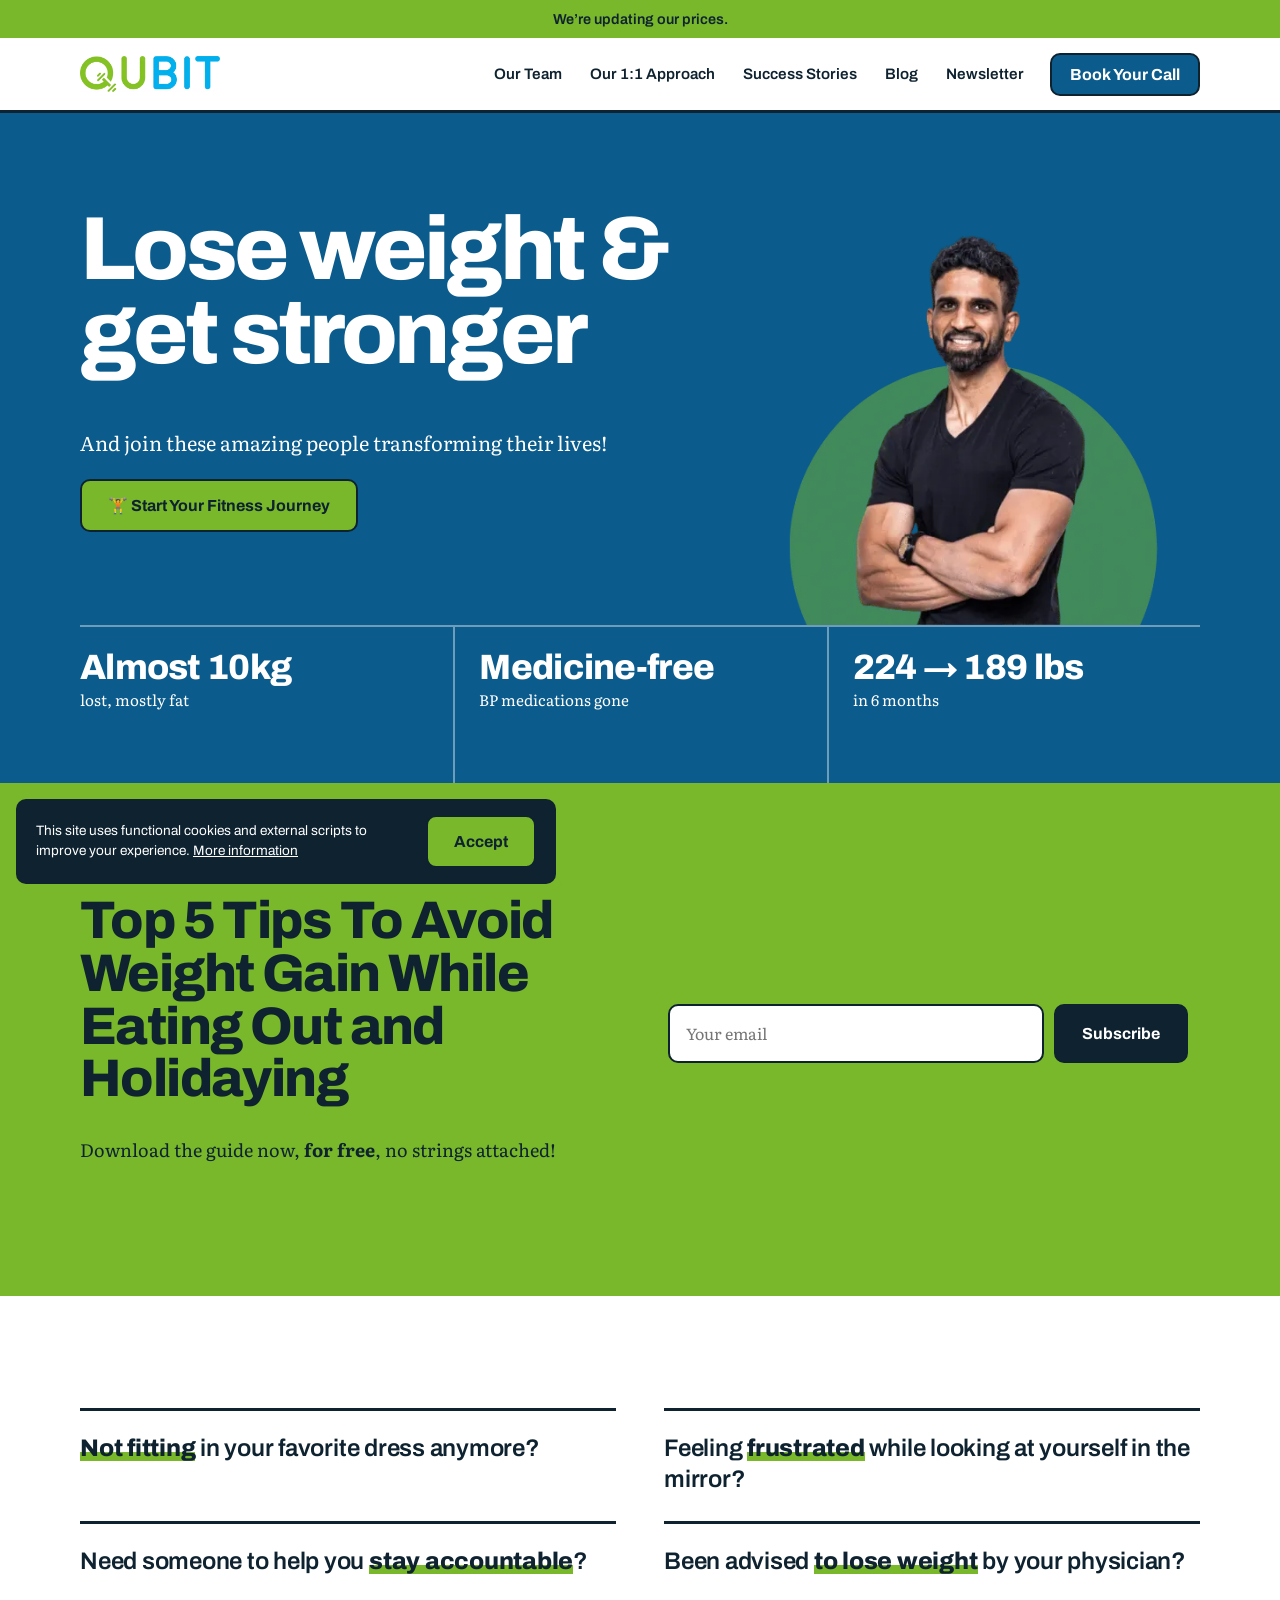
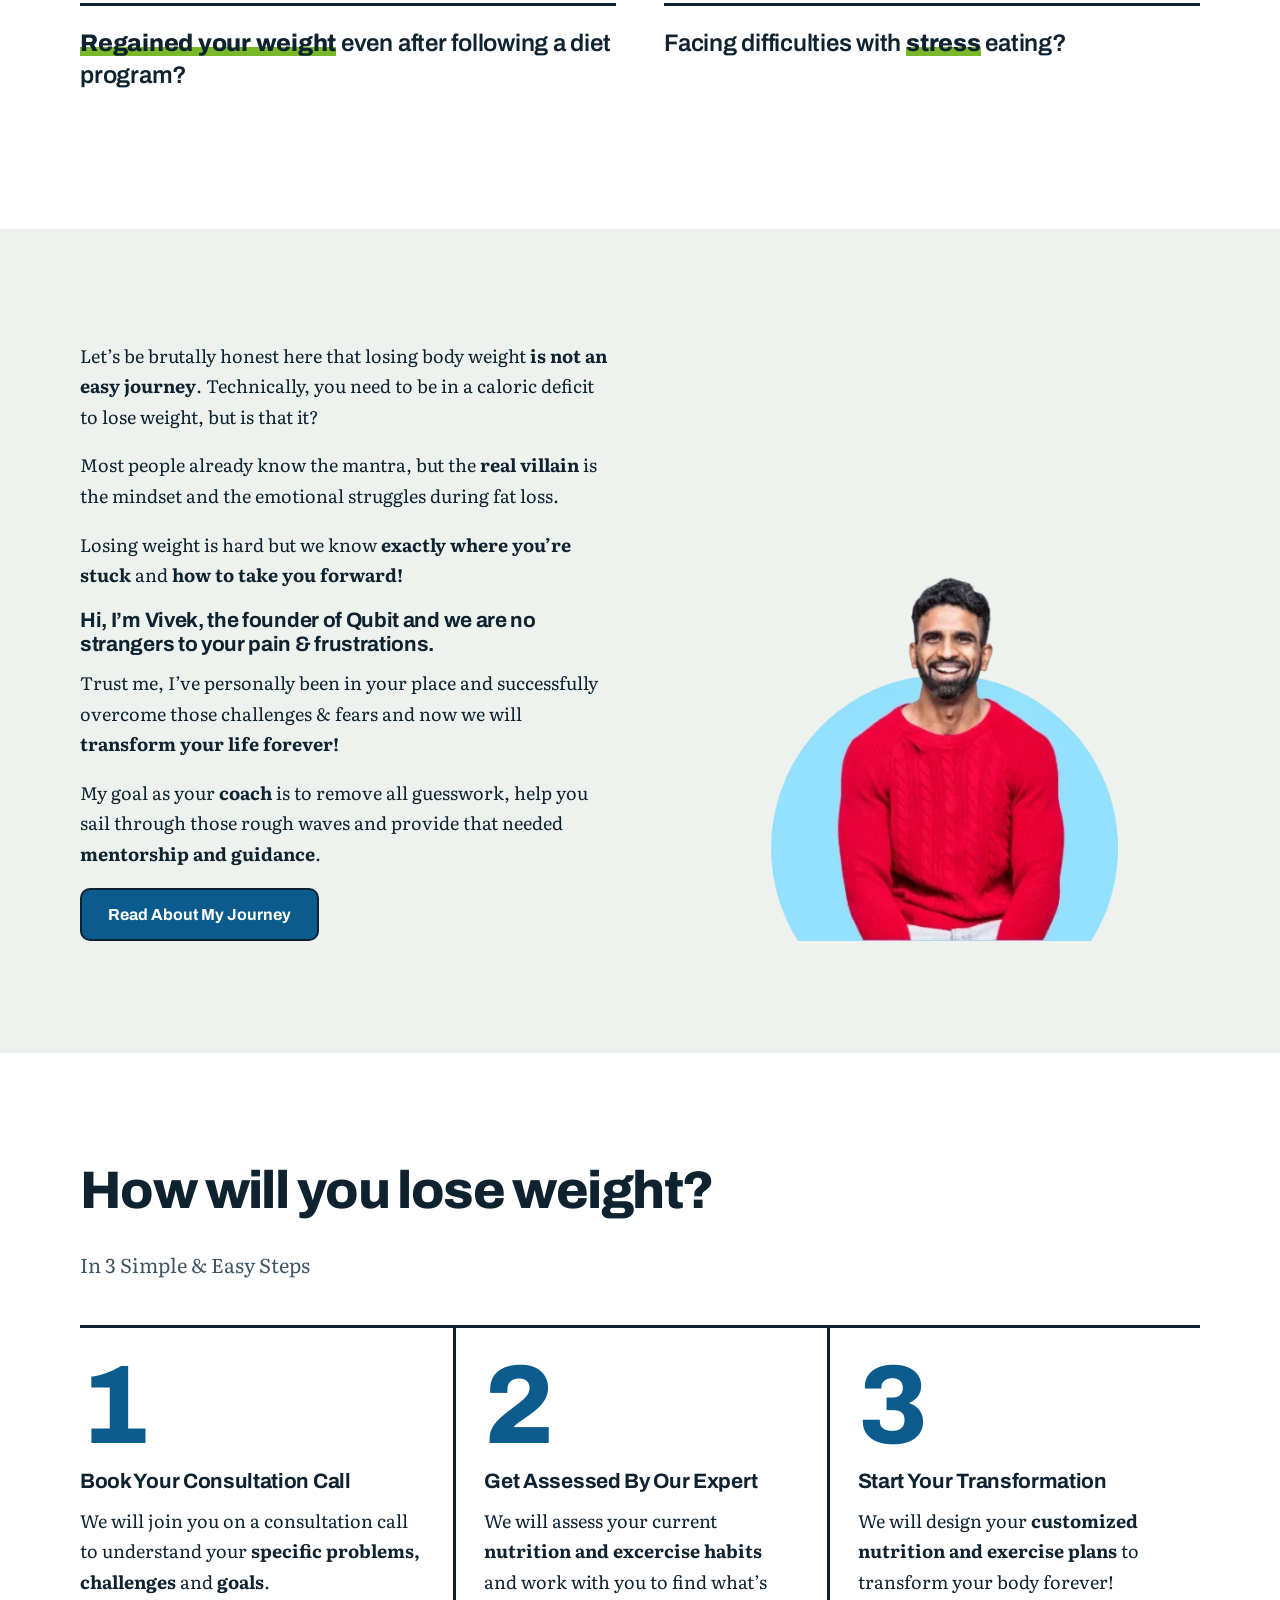
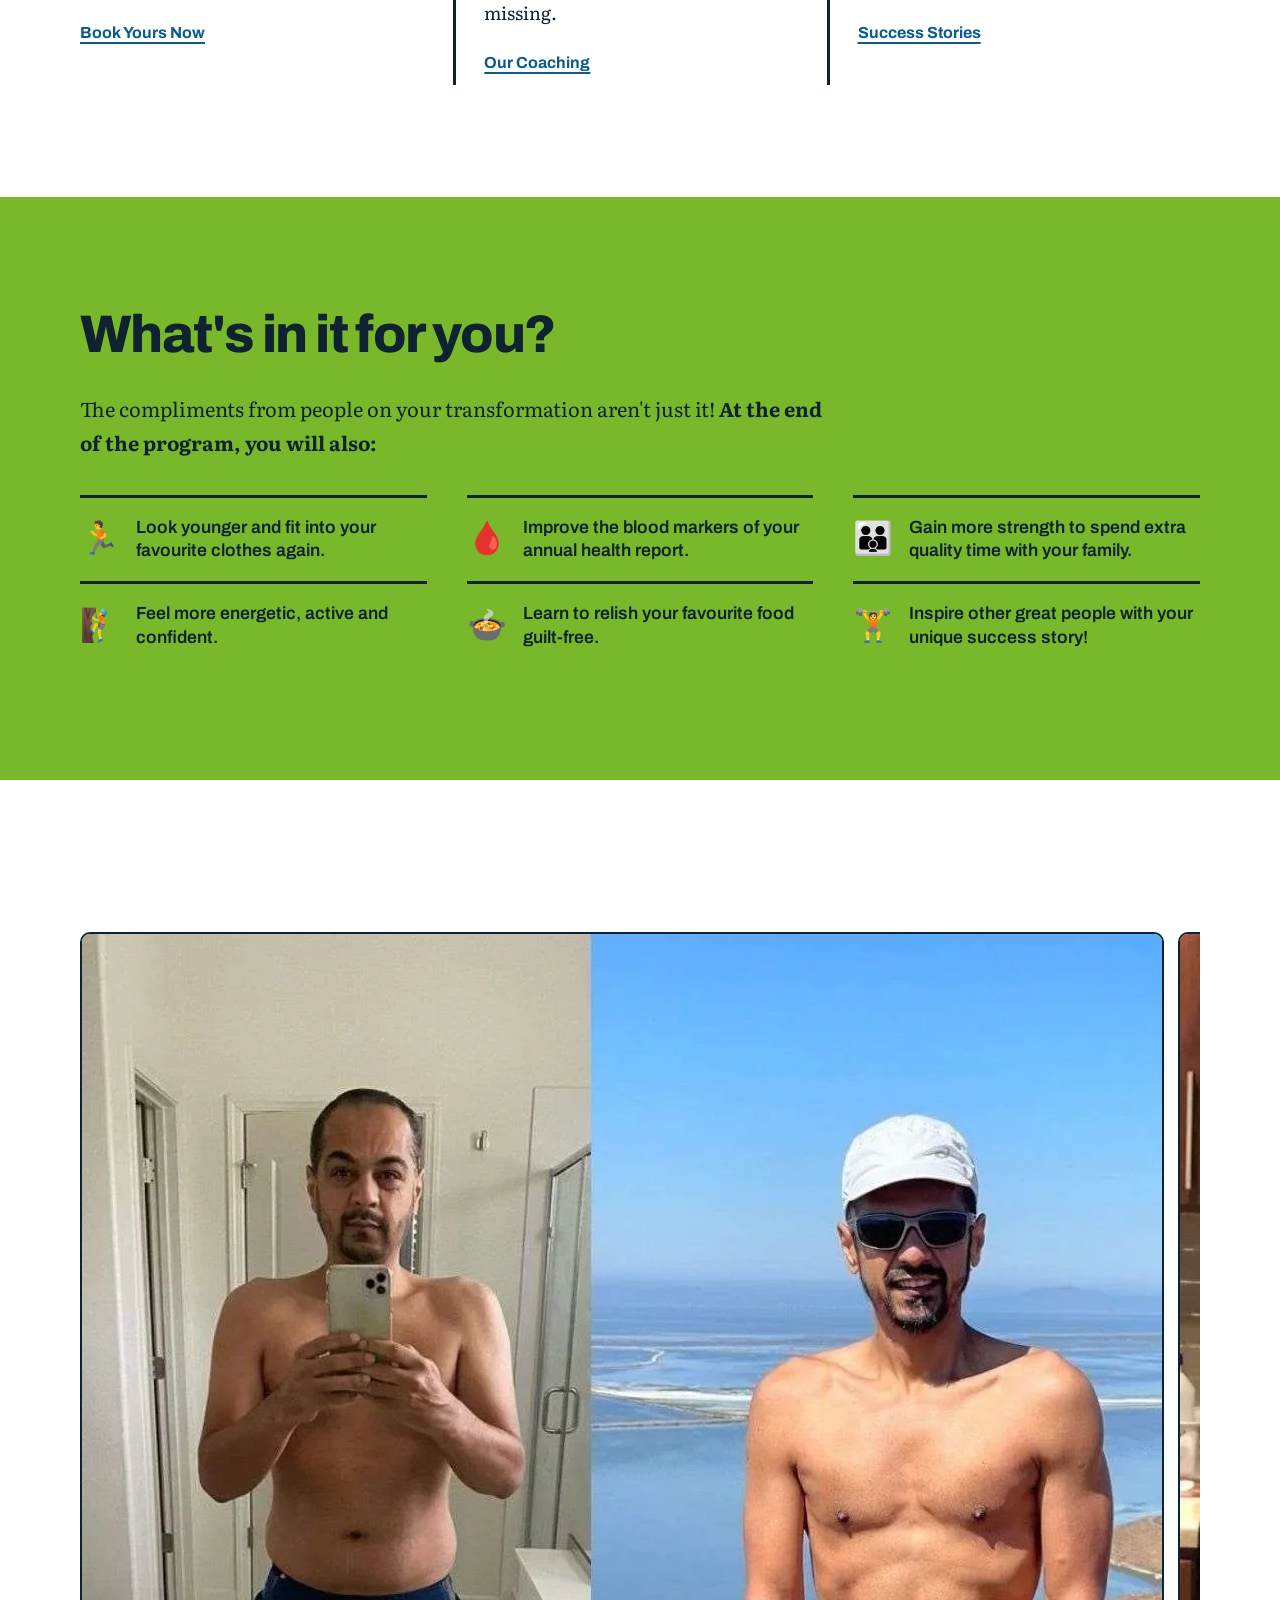
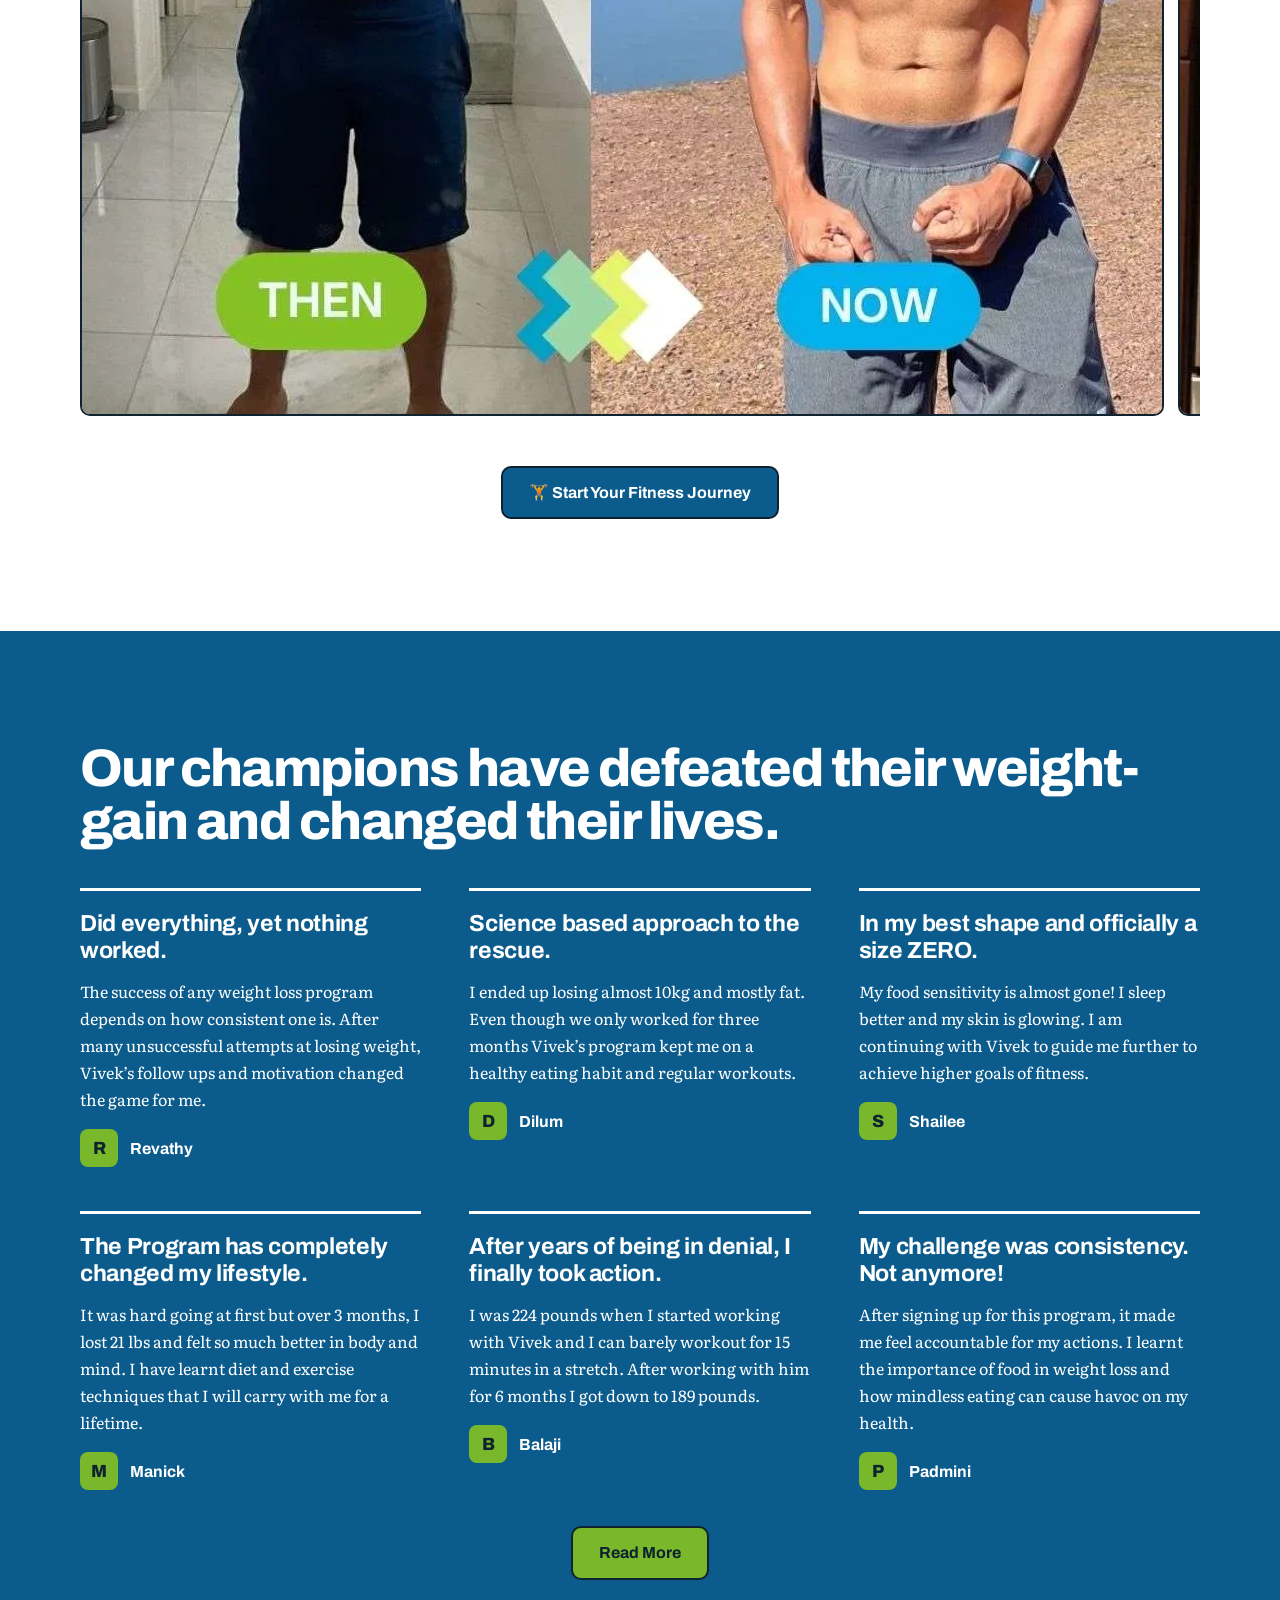
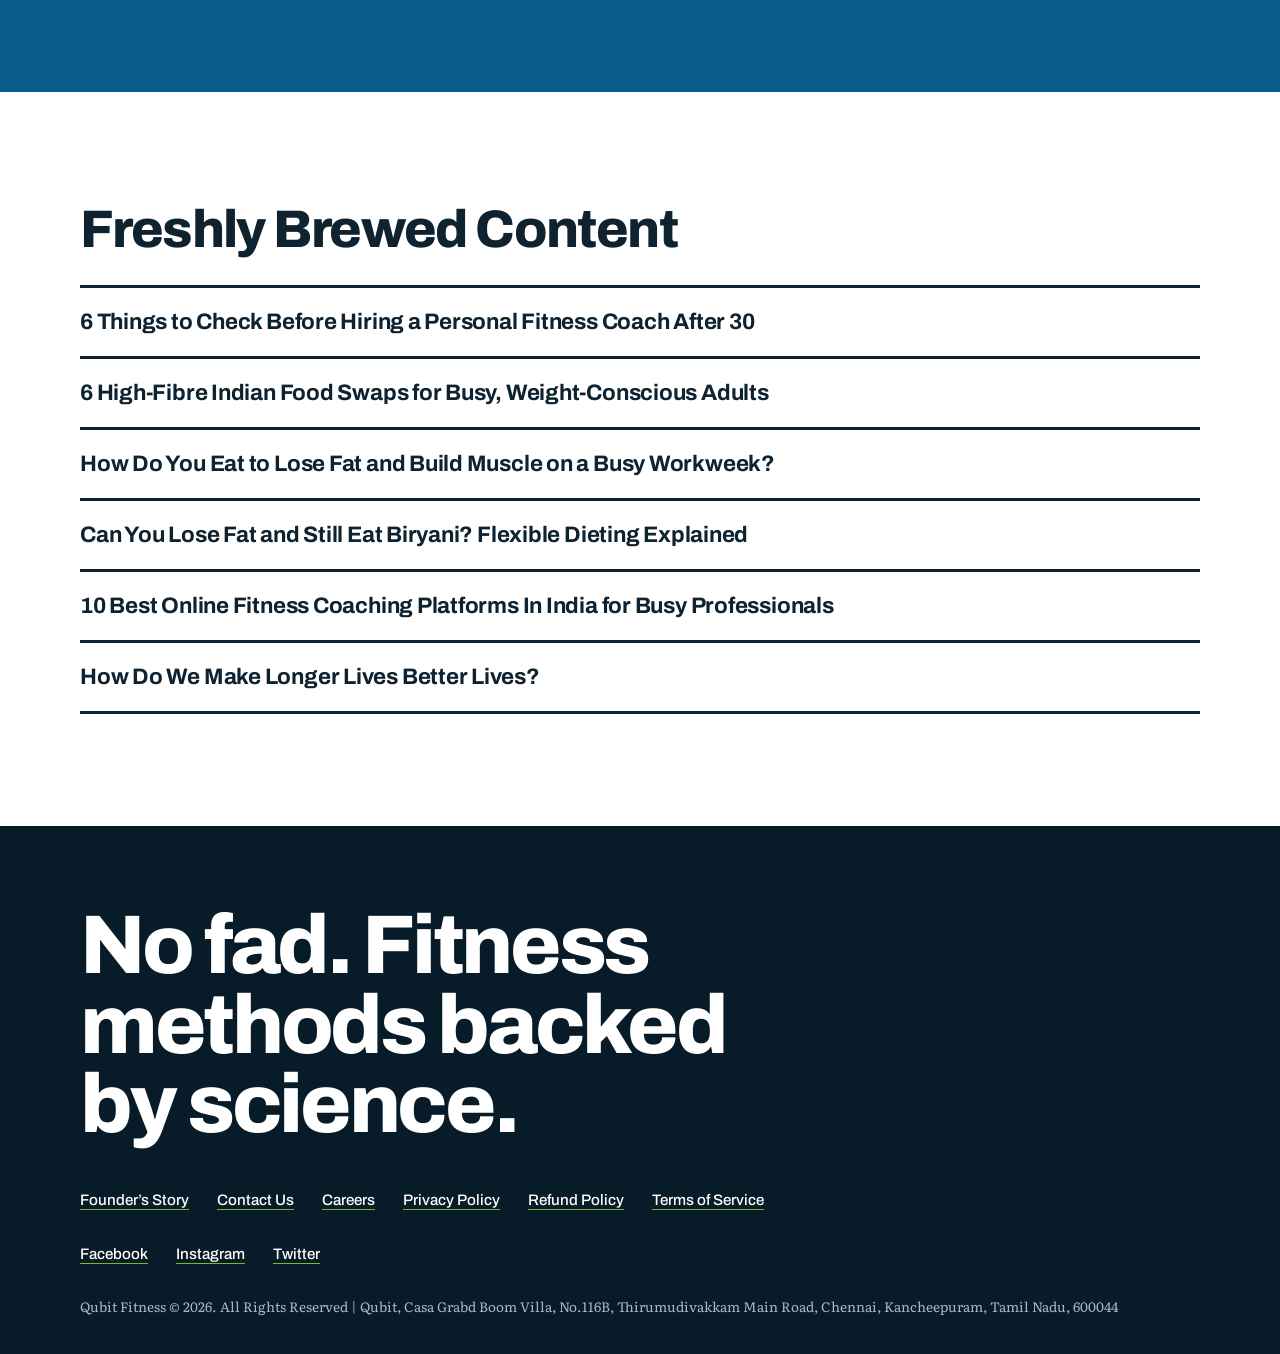
<file: index.html>
<!doctype html><html lang="en"><head><meta charset="utf-8"><meta name="viewport" content="width=device-width,initial-scale=1"><title>Sustainable Weight Loss Programs, No Fad Just Science!</title><meta name="description" content="Personalised fitness and nutrition coaching to make you lose weight without the guesswork, inconsistency and lack of motivation and guidance!"><meta property="og:title" content="Sustainable Weight Loss Programs, No Fad Just Science!"><meta property="og:description" content="Personalised fitness and nutrition coaching to make you lose weight without the guesswork, inconsistency and lack of motivation and guidance!"><meta property="og:site_name" content="Qubit Fitness"><link rel="icon" href="favicon.png"><link rel="preconnect" href="https://fonts.googleapis.com"><link rel="preconnect" href="https://fonts.gstatic.com" crossorigin><link href="https://fonts.googleapis.com/css2?family=Archivo:wdth,wght@100,500..900&family=Literata:ital,opsz,wght@0,7..72,400..600;1,7..72,400&display=swap" rel="stylesheet"><link rel="stylesheet" href="style.css"><noscript><style>.rv{opacity:1;transform:none}</style></noscript></head><body><div class="bar">We’re updating our prices.</div><header><div class="w"><a href="index.html"><img src="logo.webp" alt="Qubit Fitness"></a><nav><a href="our-team.html">Our Team</a><a href="coaching.html">Our 1:1 Approach</a><a href="success-stories.html">Success Stories</a><a href="https://qubit.fit/blog-homepage/">Blog</a><a href="https://qubit.fit/newsletter/">Newsletter</a><a class="btn" href="discovery-call.html">Book Your Call</a></nav><button id="mb" aria-label="Menu">Menu</button></div></header><main><section class="hero"><div class="w"><div><h1>Lose weight &amp; get stronger</h1><p class="lead">And join these amazing people transforming their lives!</p><a class="btn " href="discovery-call.html">🏋️ Start Your Fitness Journey</a></div><div class="pic"><img src="coach-green.webp" alt="Qubit coach"></div></div><div class="w score"><div><b>Almost 10kg</b>lost, mostly fat</div><div><b>Medicine-free</b>BP medications gone</div><div><b>224 → 189 lbs</b>in 6 months</div></div></section>
<section class="sec sage"><div class="w split"><div><h2>Top 5 Tips To Avoid Weight Gain While Eating Out and Holidaying</h2><p>Download the guide now, <b>for free</b>, no strings attached!</p></div><form data-s="Free guide: Top 5 Tips" class="rv"><div class="row"><input type="email" name="email" placeholder="Your email" required aria-label="Email"><button class="btn g">Subscribe</button></div><span class="msg"></span></form></div></section>
<section class="sec"><div class="w"><ul class="probs rv"><li><span><b>Not fitting</b> in your favorite dress anymore?</span></li><li><span>Feeling <b>frustrated</b> while looking at yourself in the mirror?</span></li><li><span>Need someone to help you <b>stay accountable</b>?</span></li><li><span>Been advised <b>to lose weight</b> by your physician?</span></li><li><span><b>Regained your weight</b> even after following a diet program?</span></li><li><span>Facing difficulties with <b>stress</b> eating?</span></li></ul></div></section>
<section class="sec mist"><div class="w split"><div class="rv"><p>Let’s be brutally honest here that losing body weight <b>is not an easy journey</b>. Technically, you need to be in a caloric deficit to lose weight, but is that it?</p><p>Most people already know the mantra, but the <b>real villain</b> is the mindset and the emotional struggles during fat loss.</p><p>Losing weight is hard but we know <b>exactly where you’re stuck</b> and <b>how to take you forward!</b></p><h3>Hi, I’m Vivek, the founder of Qubit and we are <b>no strangers to your pain &amp; frustrations.</b></h3><p>Trust me, I’ve personally been in your place and successfully overcome those challenges &amp; fears and now we will <b>transform your life forever!</b></p><p>My goal as your <b>coach</b> is to remove all guesswork, help you sail through those rough waves and provide that needed <b>mentorship and guidance</b>.</p><a class="btn " href="my-story.html">Read About My Journey</a></div><div class="pic"><img src="coach-red.webp" alt="Vivek, founder of Qubit" loading="lazy"></div></div></section>
<section class="sec"><div class="w"><h2>How will you lose weight?</h2><p class="lead">In 3 Simple &amp; Easy Steps</p><div class="steps"><div class="step rv"><h3>Book Your Consultation Call</h3><p>We will join you on a consultation call to understand your <b>specific problems, challenges</b> and <b>goals</b>.</p><a href="discovery-call.html">Book Yours Now</a></div><div class="step rv"><h3>Get Assessed By Our Expert</h3><p>We will assess your current <b>nutrition and excercise habits</b> and work with you to find what’s missing.</p><a href="coaching.html">Our Coaching</a></div><div class="step rv"><h3>Start Your Transformation</h3><p>We will design your <b>customized nutrition and exercise plans</b> to transform your body forever!</p><a href="success-stories.html">Success Stories</a></div></div></div></section>
<section class="sec sage"><div class="w"><h2>What's in it for you?</h2><p class="lead">The compliments from people on your transformation aren't just it! <b>At the end of the program, you will also:</b></p><div class="ben rv"><div><span>🏃</span>Look younger and fit into your favourite clothes again.</div><div><span>🩸</span>Improve the blood markers of your annual health report.</div><div><span>👪</span>Gain more strength to spend extra quality time with your family.</div><div><span>🧗</span>Feel more energetic, active and confident.</div><div><span>🍲</span>Learn to relish your favourite food guilt-free.</div><div><span>🏋️</span>Inspire other great people with your unique success story!</div></div></div></section>
<section class="sec"><div class="w ctr"><div class="gal"><img class="rv" loading="lazy" src="tr3.webp" alt="Client transformation, then and now"><img class="rv" loading="lazy" src="tr4.webp" alt="Client transformation, then and now"><img class="rv" loading="lazy" src="tr6.webp" alt="Client transformation, then and now"><img class="rv" loading="lazy" src="tr1.webp" alt="Client transformation, then and now"><img class="rv" loading="lazy" src="tr2.webp" alt="Client transformation, then and now"><img class="rv" loading="lazy" src="tr5.webp" alt="Client transformation, then and now"><img class="rv" loading="lazy" src="tr7.webp" alt="Client transformation, then and now"></div><a class="btn " href="discovery-call.html">🏋️ Start Your Fitness Journey</a></div></section>
<section class="sec blue"><div class="w"><h2>Our champions have defeated their weight-gain and changed their lives.</h2><div class="qs"><figure class="q rv"><h3>Did everything, yet nothing worked.</h3><p>The success of any weight loss program depends on how consistent one is. After many unsuccessful attempts at losing weight, Vivek’s follow ups and motivation changed the game for me.</p><figcaption><i>R</i>Revathy</figcaption></figure><figure class="q rv"><h3>Science based approach to the rescue.</h3><p>I ended up losing almost 10kg and mostly fat. Even though we only worked for three months Vivek’s program kept me on a healthy eating habit and regular workouts.</p><figcaption><i>D</i>Dilum</figcaption></figure><figure class="q rv"><h3>In my best shape and officially a size ZERO.</h3><p>My food sensitivity is almost gone! I sleep better and my skin is glowing. I am continuing with Vivek to guide me further to achieve higher goals of fitness.</p><figcaption><i>S</i>Shailee</figcaption></figure><figure class="q rv"><h3>The Program has completely changed my lifestyle.</h3><p>It was hard going at first but over 3 months, I lost 21 lbs and felt so much better in body and mind. I have learnt diet and exercise techniques that I will carry with me for a lifetime.</p><figcaption><i>M</i>Manick</figcaption></figure><figure class="q rv"><h3>After years of being in denial, I finally took action.</h3><p>I was 224 pounds when I started working with Vivek and I can barely workout for 15 minutes in a stretch. After working with him for 6 months I got down to 189 pounds.</p><figcaption><i>B</i>Balaji</figcaption></figure><figure class="q rv"><h3>My challenge was consistency. Not anymore!</h3><p>After signing up for this program, it made me feel accountable for my actions. I learnt the importance of food in weight loss and how mindless eating can cause havoc on my health.</p><figcaption><i>P</i>Padmini</figcaption></figure></div><p class="ctr" style="margin:36px auto 0"><a class="btn " href="success-stories.html">Read More</a></p></div></section>
<section class="sec"><div class="w"><h2>Freshly Brewed Content</h2><div class="news"><a href="https://qubit.fit/6-checks-before-you-hire-a-personal-fitness-coach-in-your-30s-or-40s/">6 Things to Check Before Hiring a Personal Fitness Coach After 30</a><a href="https://qubit.fit/6-high-fibre-indian-food-swaps-for-busy-weight-conscious-adults/">6 High-Fibre Indian Food Swaps for Busy, Weight-Conscious Adults</a><a href="https://qubit.fit/how-do-you-eat-to-lose-fat-and-build-muscle-on-a-busy-workweek/">How Do You Eat to Lose Fat and Build Muscle on a Busy Workweek?</a><a href="https://qubit.fit/can-you-lose-fat-and-still-eat-biryani-flexible-dieting-explained/">Can You Lose Fat and Still Eat Biryani? Flexible Dieting Explained</a><a href="https://qubit.fit/six-online-coaching-resources-for-busy-indians-who-want-to-lose-fat/">10 Best Online Fitness Coaching Platforms In India for Busy Professionals</a><a href="https://qubit.fit/how-do-we-make-longer-lives-better-lives/">How Do We Make Longer Lives Better Lives?</a></div></div></section></main><footer><div class="w"><h2>No fad. Fitness methods backed by science.</h2><nav><a href="my-story.html">Founder’s Story</a><a href="contact-us.html">Contact Us</a><a href="https://qubit.fit/careers/">Careers</a><a href="https://qubit.fit/privacy-policy-2/">Privacy Policy</a><a href="refund-policy.html">Refund Policy</a><a href="https://qubit.fit/terms-of-service/">Terms of Service</a></nav><nav><a href="https://www.facebook.com/vivek.thiruv" rel="noopener">Facebook</a><a href="http://instagram.com/qubitfit" rel="noopener">Instagram</a><a href="https://twitter.com/qubitfit" rel="noopener">Twitter</a></nav><small>Qubit Fitness © 2026. All Rights Reserved | Qubit, Casa Grabd Boom Villa, No.116B, Thirumudivakkam Main Road, Chennai, Kancheepuram, Tamil Nadu, 600044</small></div></footer><div id="ck" hidden><span>This site uses functional cookies and external scripts to improve your experience. <a href="https://qubit.fit/privacy-policy-2/">More information</a></span><button class="btn">Accept</button></div><script src="app.js"></script></body></html>
</file>
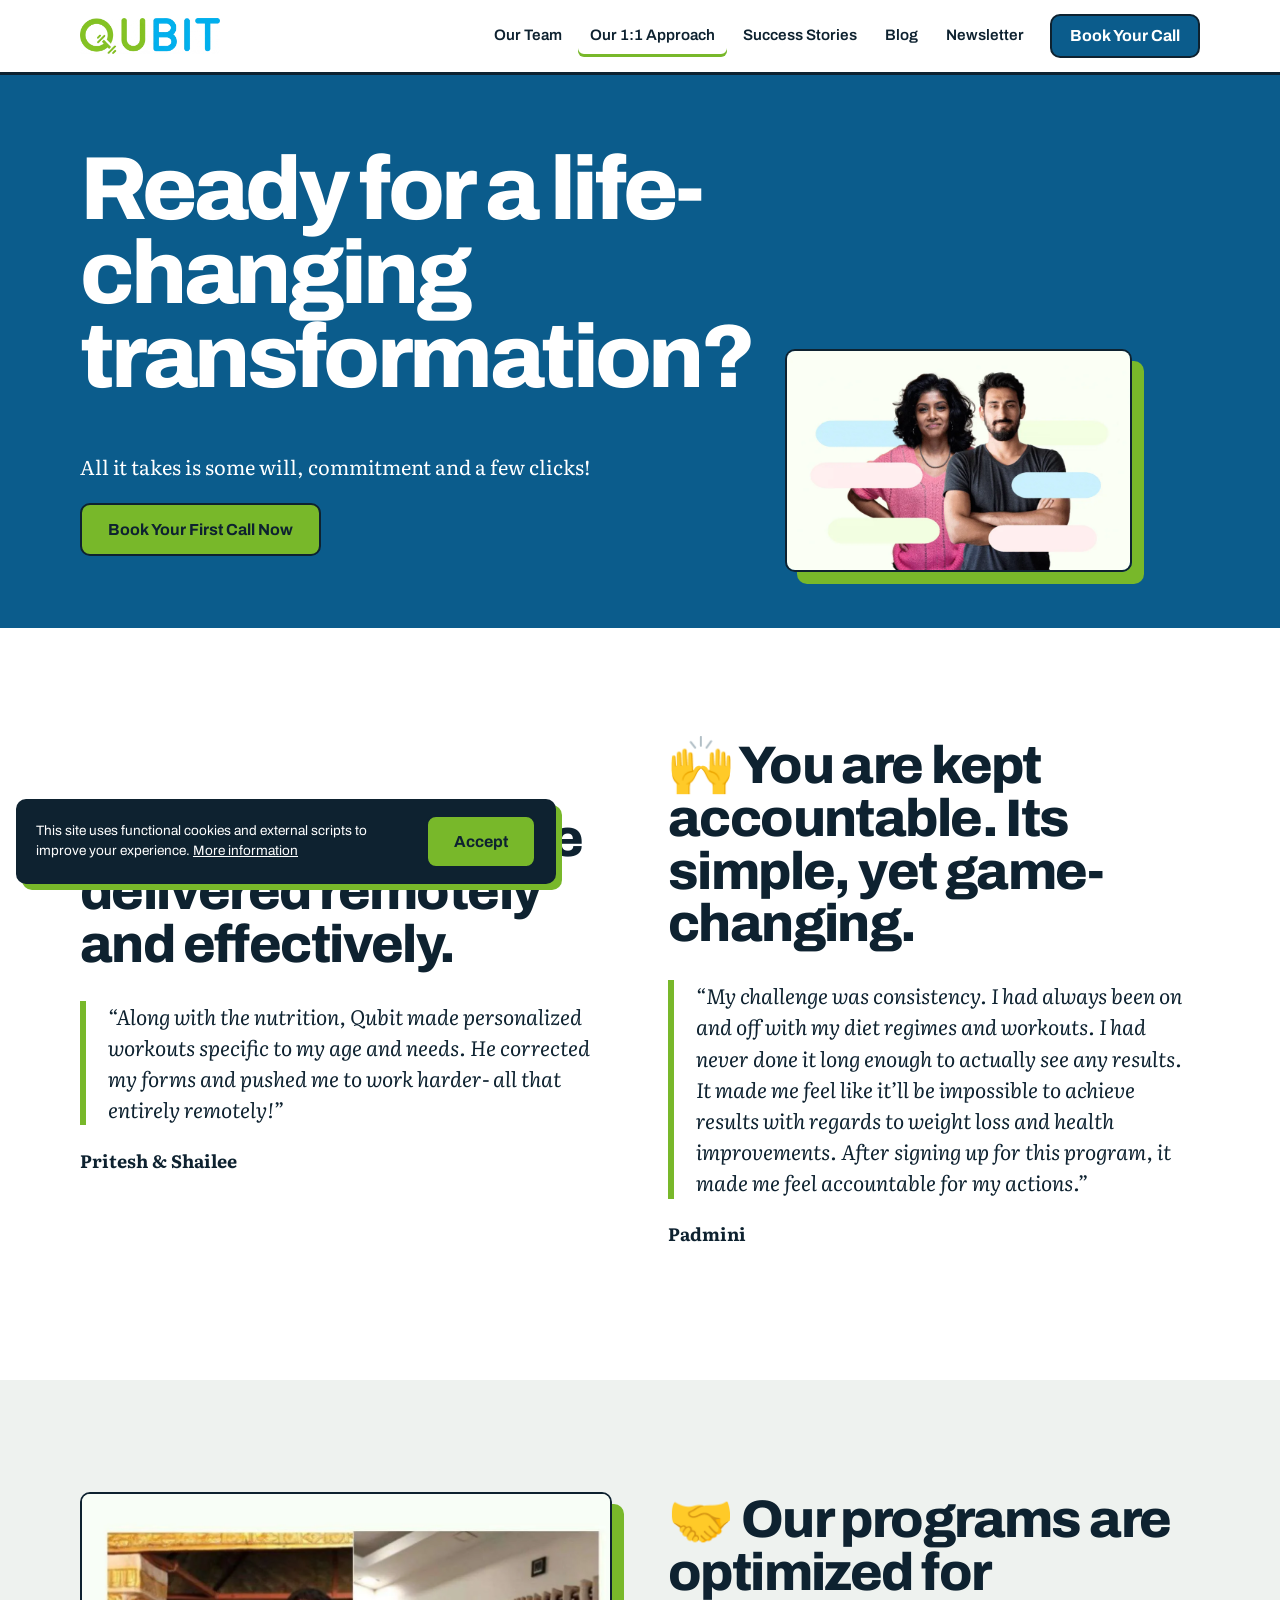
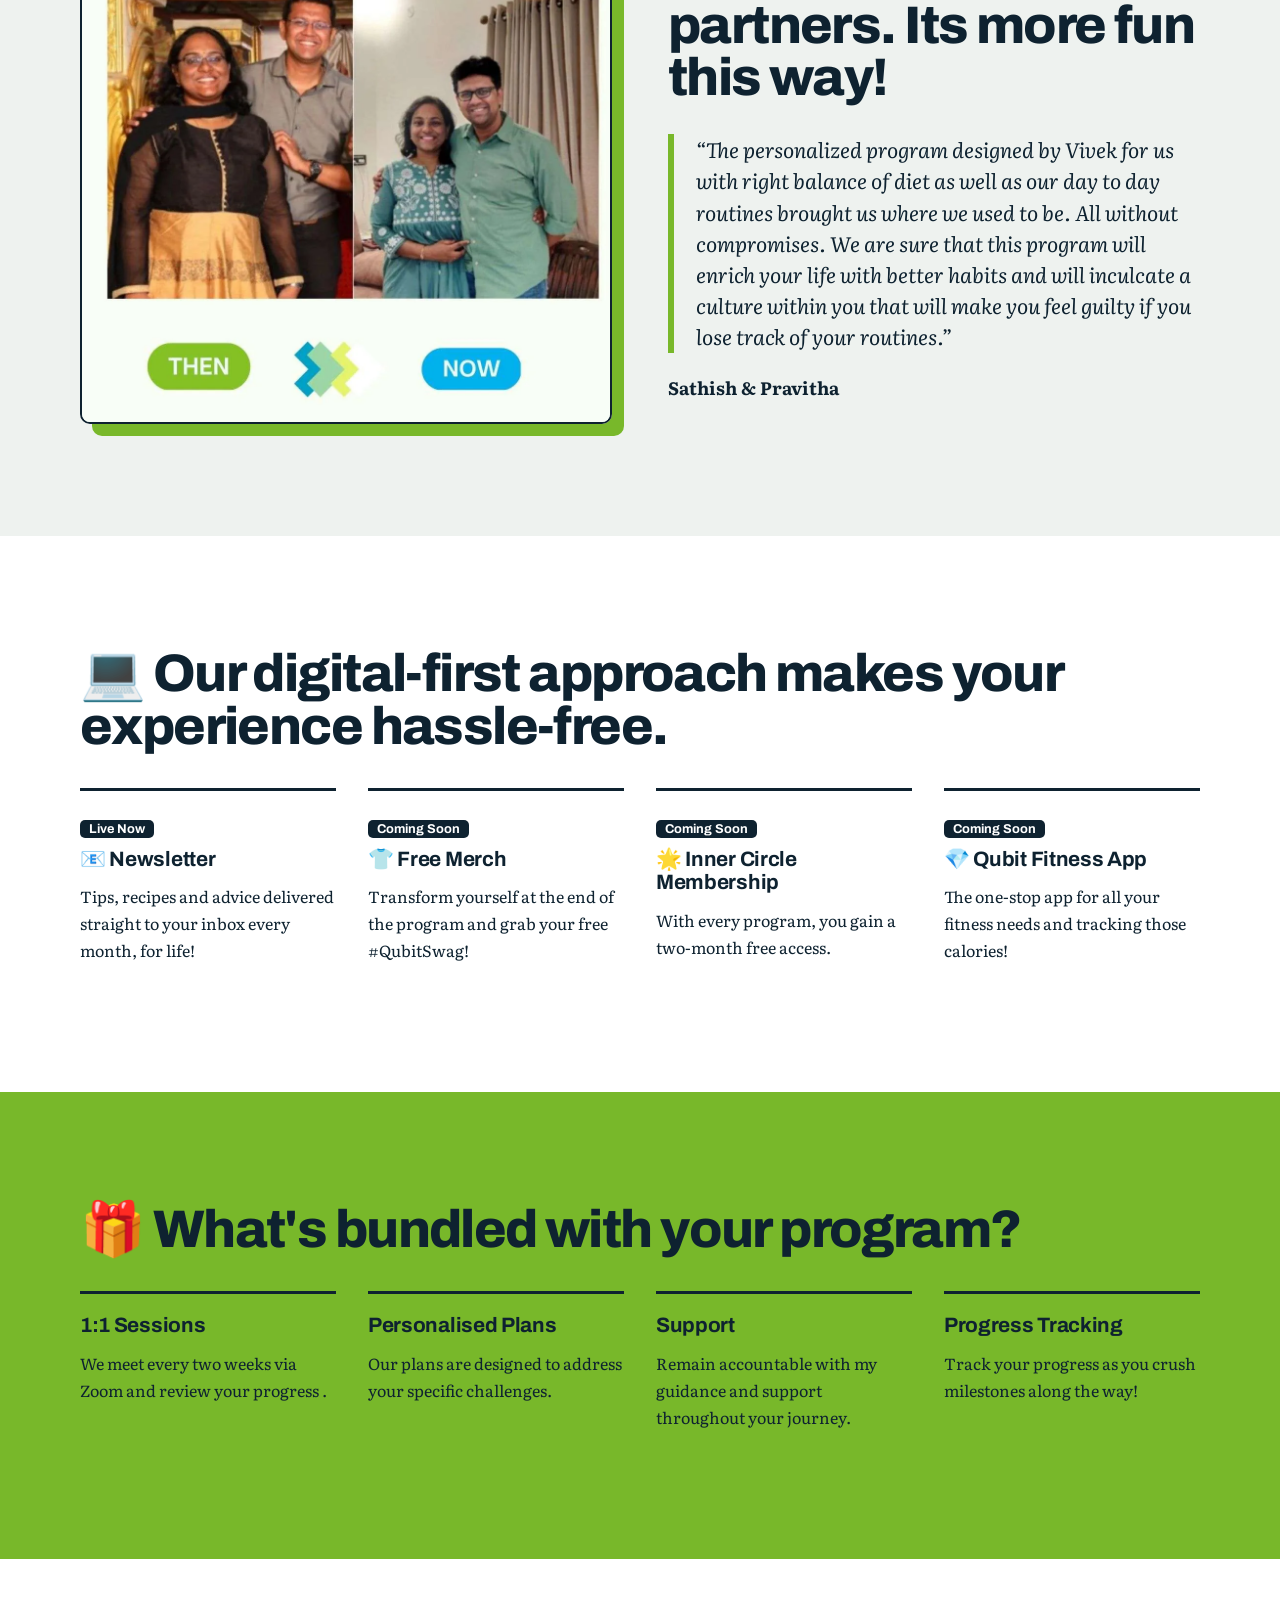
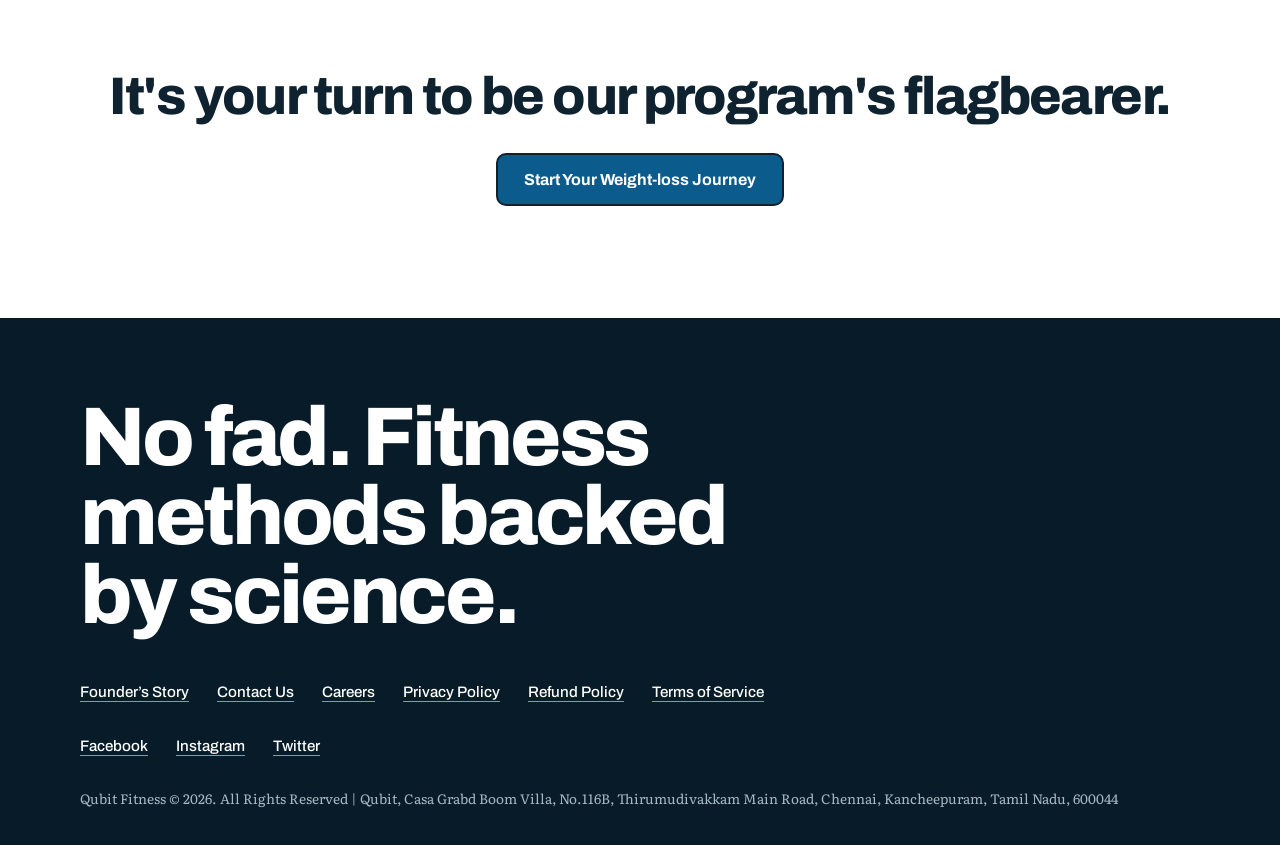
<file: coaching.html>
<!doctype html><html lang="en"><head><meta charset="utf-8"><meta name="viewport" content="width=device-width,initial-scale=1"><title>Coaching - Qubit Fitness</title><meta name="description" content="Our programs are delivered remotely and effectively."><meta property="og:title" content="Coaching - Qubit Fitness"><meta property="og:description" content="Our programs are delivered remotely and effectively."><meta property="og:site_name" content="Qubit Fitness"><link rel="icon" href="favicon.png"><link rel="preconnect" href="https://fonts.googleapis.com"><link rel="preconnect" href="https://fonts.gstatic.com" crossorigin><link href="https://fonts.googleapis.com/css2?family=Archivo:wdth,wght@100,500..900&family=Literata:ital,opsz,wght@0,7..72,400..600;1,7..72,400&display=swap" rel="stylesheet"><link rel="stylesheet" href="style.css"><noscript><style>.rv{opacity:1;transform:none}</style></noscript></head><body><header><div class="w"><a href="index.html"><img src="logo.webp" alt="Qubit Fitness"></a><nav><a href="our-team.html">Our Team</a><a href="coaching.html" class=on>Our 1:1 Approach</a><a href="success-stories.html">Success Stories</a><a href="https://qubit.fit/blog-homepage/">Blog</a><a href="https://qubit.fit/newsletter/">Newsletter</a><a class="btn" href="discovery-call.html">Book Your Call</a></nav><button id="mb" aria-label="Menu">Menu</button></div></header><main><section class="hero"><div class="w"><div><h1>Ready for a life-changing transformation?</h1><p class="lead">All it takes is some will, commitment and a few clicks!</p><a class="btn " href="discovery-call.html">Book Your First Call Now</a></div><div class="pic"><img src="duo.webp" alt="Qubit clients"></div></div></section>
<section class="sec"><div class="w"><div class="split rv"><div><h2>💻 Our programs are delivered remotely and effectively.</h2><blockquote>“Along with the nutrition, Qubit made personalized workouts specific to my age and needs. He corrected my forms and pushed me to work harder- all that entirely remotely!”</blockquote><p><b>Pritesh &amp; Shailee</b></p></div><div><h2>🙌 You are kept accountable. Its simple, yet game-changing.</h2><blockquote>“My challenge was consistency. I had always been on and off with my diet regimes and workouts. I had never done it long enough to actually see any results. It made me feel like it’ll be impossible to achieve results with regards to weight loss and health improvements. After signing up for this program, it made me feel accountable for my actions.”</blockquote><p><b>Padmini</b></p></div></div></div></section>
<section class="sec mist"><div class="w split"><img class="rv" src="couple.webp" alt="Partner transformation, then and now" loading="lazy"><div><h2>🤝 Our programs are optimized for partners. Its more fun this way!</h2><blockquote>“The personalized program designed by Vivek for us with right balance of diet as well as our day to day routines brought us where we used to be. All without compromises. We are sure that this program will enrich your life with better habits and will inculcate a culture within you that will make you feel guilty if you lose track of your routines.”</blockquote><p><b>Sathish &amp; Pravitha</b></p></div></div></section>
<section class="sec"><div class="w"><h2>💻 Our digital-first approach makes your experience hassle-free.</h2><div class="cards"><div><em>Live Now</em><h3>📧 Newsletter</h3><p>Tips, recipes and advice delivered straight to your inbox every month, for life!</p></div><div><em>Coming Soon</em><h3>👕 Free Merch</h3><p>Transform yourself at the end of the program and grab your free #QubitSwag!</p></div><div><em>Coming Soon</em><h3>🌟 Inner Circle Membership</h3><p>With every program, you gain a two-month free access.</p></div><div><em>Coming Soon</em><h3>💎 Qubit Fitness App</h3><p>The one-stop app for all your fitness needs and tracking those calories!</p></div></div></div></section>
<section class="sec sage"><div class="w"><h2>🎁 What's bundled with your program?</h2><div class="cards"><div><h3>1:1 Sessions</h3><p>We meet every two weeks via Zoom and review your progress .</p></div><div><h3>Personalised Plans</h3><p>Our plans are designed to address your specific challenges.</p></div><div><h3>Support</h3><p>Remain accountable with my guidance and support throughout your journey.</p></div><div><h3>Progress Tracking</h3><p>Track your progress as you crush milestones along the way!</p></div></div></div></section>
<section class="sec ctr"><div class="w"><h2>It's your turn to be our program's flagbearer.</h2><a class="btn " href="discovery-call.html">Start Your Weight-loss Journey</a></div></section></main><footer><div class="w"><h2>No fad. Fitness methods backed by science.</h2><nav><a href="my-story.html">Founder’s Story</a><a href="contact-us.html">Contact Us</a><a href="https://qubit.fit/careers/">Careers</a><a href="https://qubit.fit/privacy-policy-2/">Privacy Policy</a><a href="refund-policy.html">Refund Policy</a><a href="https://qubit.fit/terms-of-service/">Terms of Service</a></nav><nav><a href="https://www.facebook.com/vivek.thiruv" rel="noopener">Facebook</a><a href="http://instagram.com/qubitfit" rel="noopener">Instagram</a><a href="https://twitter.com/qubitfit" rel="noopener">Twitter</a></nav><small>Qubit Fitness © 2026. All Rights Reserved | Qubit, Casa Grabd Boom Villa, No.116B, Thirumudivakkam Main Road, Chennai, Kancheepuram, Tamil Nadu, 600044</small></div></footer><div id="ck" hidden><span>This site uses functional cookies and external scripts to improve your experience. <a href="https://qubit.fit/privacy-policy-2/">More information</a></span><button class="btn">Accept</button></div><script src="app.js"></script></body></html>
</file>
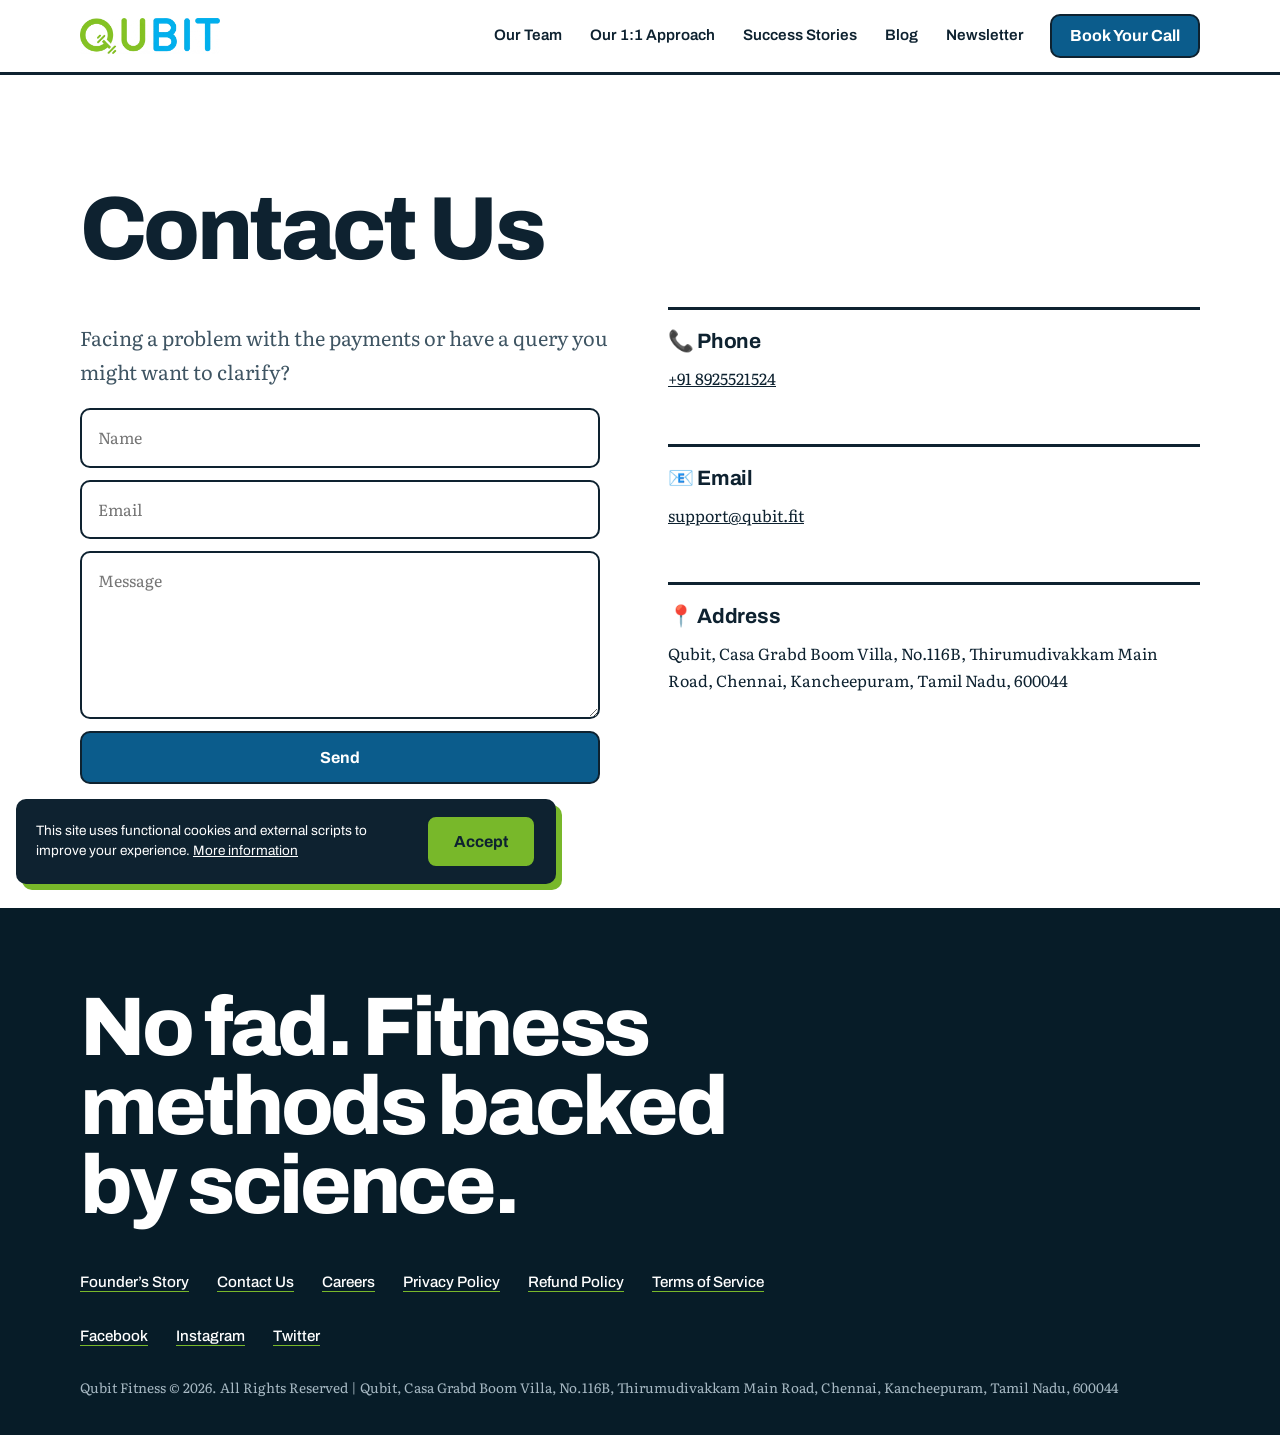
<file: contact-us.html>
<!doctype html><html lang="en"><head><meta charset="utf-8"><meta name="viewport" content="width=device-width,initial-scale=1"><title>Contact Me - Qubit Fitness</title><meta name="description" content="Facing a problem with the payments or have a query you might want to clarify?"><meta property="og:title" content="Contact Me - Qubit Fitness"><meta property="og:description" content="Facing a problem with the payments or have a query you might want to clarify?"><meta property="og:site_name" content="Qubit Fitness"><link rel="icon" href="favicon.png"><link rel="preconnect" href="https://fonts.googleapis.com"><link rel="preconnect" href="https://fonts.gstatic.com" crossorigin><link href="https://fonts.googleapis.com/css2?family=Archivo:wdth,wght@100,500..900&family=Literata:ital,opsz,wght@0,7..72,400..600;1,7..72,400&display=swap" rel="stylesheet"><link rel="stylesheet" href="style.css"><noscript><style>.rv{opacity:1;transform:none}</style></noscript></head><body><header><div class="w"><a href="index.html"><img src="logo.webp" alt="Qubit Fitness"></a><nav><a href="our-team.html">Our Team</a><a href="coaching.html">Our 1:1 Approach</a><a href="success-stories.html">Success Stories</a><a href="https://qubit.fit/blog-homepage/">Blog</a><a href="https://qubit.fit/newsletter/">Newsletter</a><a class="btn" href="discovery-call.html">Book Your Call</a></nav><button id="mb" aria-label="Menu">Menu</button></div></header><main><section class="sec"><div class="w split"><div><h1>Contact Us</h1><p class="lead">Facing a problem with the payments or have a query you might want to clarify?</p><form data-s="Contact Qubit Fitness"><input name="name" placeholder="Name" required aria-label="Name"><input type="email" name="email" placeholder="Email" required aria-label="Email"><textarea name="message" rows="5" placeholder="Message" required aria-label="Message"></textarea><button class="btn">Send</button><span class="msg"></span></form></div><div class="cards" style="grid-template-columns:1fr"><div><h3>📞 Phone</h3><p><a href="tel:+918925521524">+91 8925521524</a></p></div><div><h3>📧 Email</h3><p><a href="mailto:support@qubit.fit">support@qubit.fit</a></p></div><div><h3>📍 Address</h3><p>Qubit, Casa Grabd Boom Villa, No.116B, Thirumudivakkam Main Road, Chennai, Kancheepuram, Tamil Nadu, 600044</p></div></div></div></section></main><footer><div class="w"><h2>No fad. Fitness methods backed by science.</h2><nav><a href="my-story.html">Founder’s Story</a><a href="contact-us.html">Contact Us</a><a href="https://qubit.fit/careers/">Careers</a><a href="https://qubit.fit/privacy-policy-2/">Privacy Policy</a><a href="refund-policy.html">Refund Policy</a><a href="https://qubit.fit/terms-of-service/">Terms of Service</a></nav><nav><a href="https://www.facebook.com/vivek.thiruv" rel="noopener">Facebook</a><a href="http://instagram.com/qubitfit" rel="noopener">Instagram</a><a href="https://twitter.com/qubitfit" rel="noopener">Twitter</a></nav><small>Qubit Fitness © 2026. All Rights Reserved | Qubit, Casa Grabd Boom Villa, No.116B, Thirumudivakkam Main Road, Chennai, Kancheepuram, Tamil Nadu, 600044</small></div></footer><div id="ck" hidden><span>This site uses functional cookies and external scripts to improve your experience. <a href="https://qubit.fit/privacy-policy-2/">More information</a></span><button class="btn">Accept</button></div><script src="app.js"></script></body></html>
</file>
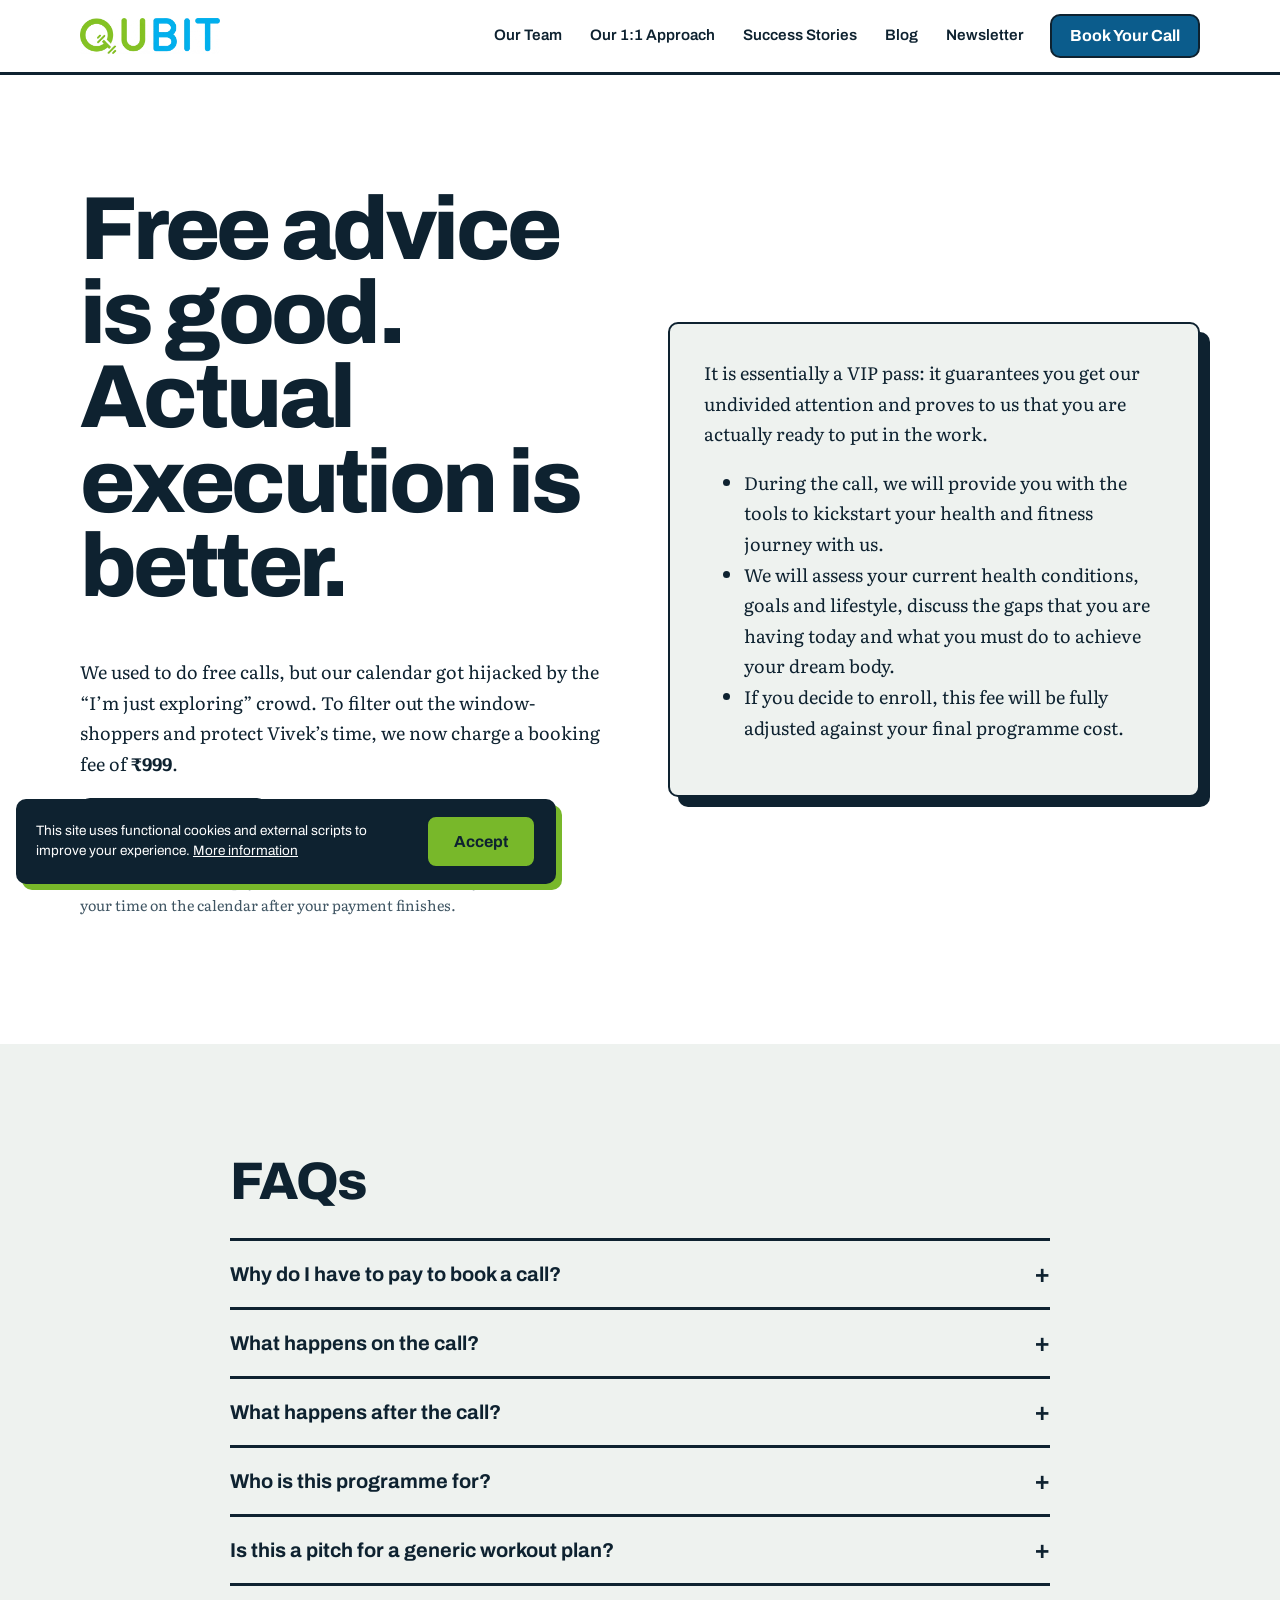
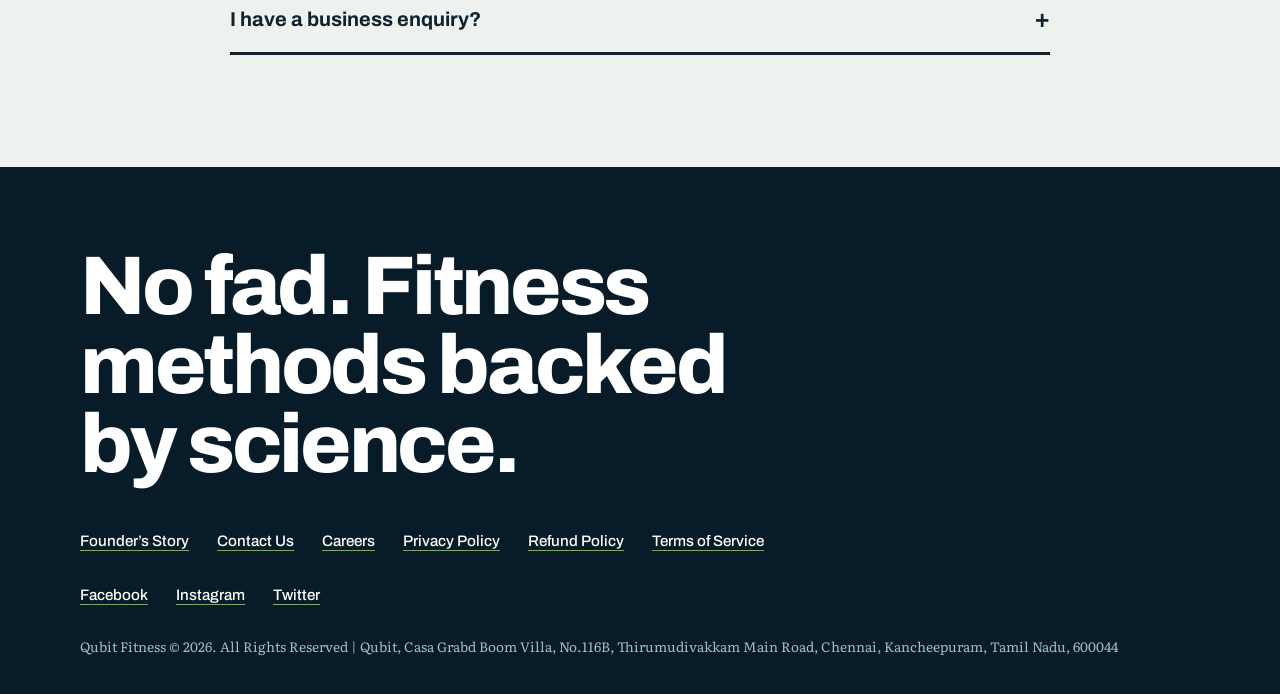
<file: discovery-call.html>
<!doctype html><html lang="en"><head><meta charset="utf-8"><meta name="viewport" content="width=device-width,initial-scale=1"><title>Discovery Call - Qubit Fitness</title><meta name="description" content="Free advice is good. Actual execution is better."><meta property="og:title" content="Discovery Call - Qubit Fitness"><meta property="og:description" content="Free advice is good. Actual execution is better."><meta property="og:site_name" content="Qubit Fitness"><link rel="icon" href="favicon.png"><link rel="preconnect" href="https://fonts.googleapis.com"><link rel="preconnect" href="https://fonts.gstatic.com" crossorigin><link href="https://fonts.googleapis.com/css2?family=Archivo:wdth,wght@100,500..900&family=Literata:ital,opsz,wght@0,7..72,400..600;1,7..72,400&display=swap" rel="stylesheet"><link rel="stylesheet" href="style.css"><noscript><style>.rv{opacity:1;transform:none}</style></noscript></head><body><header><div class="w"><a href="index.html"><img src="logo.webp" alt="Qubit Fitness"></a><nav><a href="our-team.html">Our Team</a><a href="coaching.html">Our 1:1 Approach</a><a href="success-stories.html">Success Stories</a><a href="https://qubit.fit/blog-homepage/">Blog</a><a href="https://qubit.fit/newsletter/">Newsletter</a><a class="btn" href="discovery-call.html">Book Your Call</a></nav><button id="mb" aria-label="Menu">Menu</button></div></header><main><section class="sec"><div class="w split"><div><h1>Free advice is good. Actual execution is better.</h1><p>We used to do free calls, but our calendar got hijacked by the “I’m just exploring” crowd. To filter out the window-shoppers and protect Vivek’s time, we now charge a booking fee of <b>₹999</b>.</p><p><a class="btn " href="https://rzp.io/rzp/oQS5NDI1">Schedule the Call</a></p><p class="msg">Note: Do not close the payment window. We will redirect you to book your time on the calendar after your payment finishes.</p></div><div class="mist rv"><p>It is essentially a VIP pass: it guarantees you get our undivided attention and proves to us that you are actually ready to put in the work.</p><ul><li>During the call, we will provide you with the tools to kickstart your health and fitness journey with us.</li><li>We will assess your current health conditions, goals and lifestyle, discuss the gaps that you are having today and what you must do to achieve your dream body.</li><li>If you decide to enroll, this fee will be fully adjusted against your final programme cost.</li></ul></div></div></section>
<section class="sec mist"><div class="w" style="max-width:820px"><h2>FAQs</h2><details><summary>Why do I have to pay to book a call?</summary><p>You are paying to skip the queue of people who were never serious. This fee will be fully adjusted against your programme fee when you join. It literally only costs money if you never intended to take action.</p></details><details><summary>What happens on the call?</summary><p>No fluff. We audit your current habits and show you exactly how we would fix your routine. We are committed to give you the absolute bang for your buck.</p></details><details><summary>What happens after the call?</summary><p>You can enroll in our personalised 1:1 coaching programme. Towards the end of the call, we shall offer our programme details, our systems and how our coaching process can help you with your goals.</p></details><details><summary>Who is this programme for?</summary><p>People over 30, busy professionals, leaders, and entrepreneurs who are ready to invest in a coaching process for their long-term health. It is also for you if you have metabolic conditions (e.g., high BP, cholesterol, fatty liver, prediabetes, diabetes, PCOS).</p></details><details><summary>Is this a pitch for a generic workout plan?</summary><p>Absolutely not. If you want a cookie-cutter "30-day shred," download a free app. This call is to build a custom, habit-based strategy that actually fits YOUR lifestyle.</p></details><details><summary>I have a business enquiry?</summary><p>For those with business enquiries, kindly send us an email to <a href="mailto:vivek@qubit.fit">vivek@qubit.fit</a> (you need not pay for that).</p></details></div></section></main><footer><div class="w"><h2>No fad. Fitness methods backed by science.</h2><nav><a href="my-story.html">Founder’s Story</a><a href="contact-us.html">Contact Us</a><a href="https://qubit.fit/careers/">Careers</a><a href="https://qubit.fit/privacy-policy-2/">Privacy Policy</a><a href="refund-policy.html">Refund Policy</a><a href="https://qubit.fit/terms-of-service/">Terms of Service</a></nav><nav><a href="https://www.facebook.com/vivek.thiruv" rel="noopener">Facebook</a><a href="http://instagram.com/qubitfit" rel="noopener">Instagram</a><a href="https://twitter.com/qubitfit" rel="noopener">Twitter</a></nav><small>Qubit Fitness © 2026. All Rights Reserved | Qubit, Casa Grabd Boom Villa, No.116B, Thirumudivakkam Main Road, Chennai, Kancheepuram, Tamil Nadu, 600044</small></div></footer><div id="ck" hidden><span>This site uses functional cookies and external scripts to improve your experience. <a href="https://qubit.fit/privacy-policy-2/">More information</a></span><button class="btn">Accept</button></div><script src="app.js"></script></body></html>
</file>
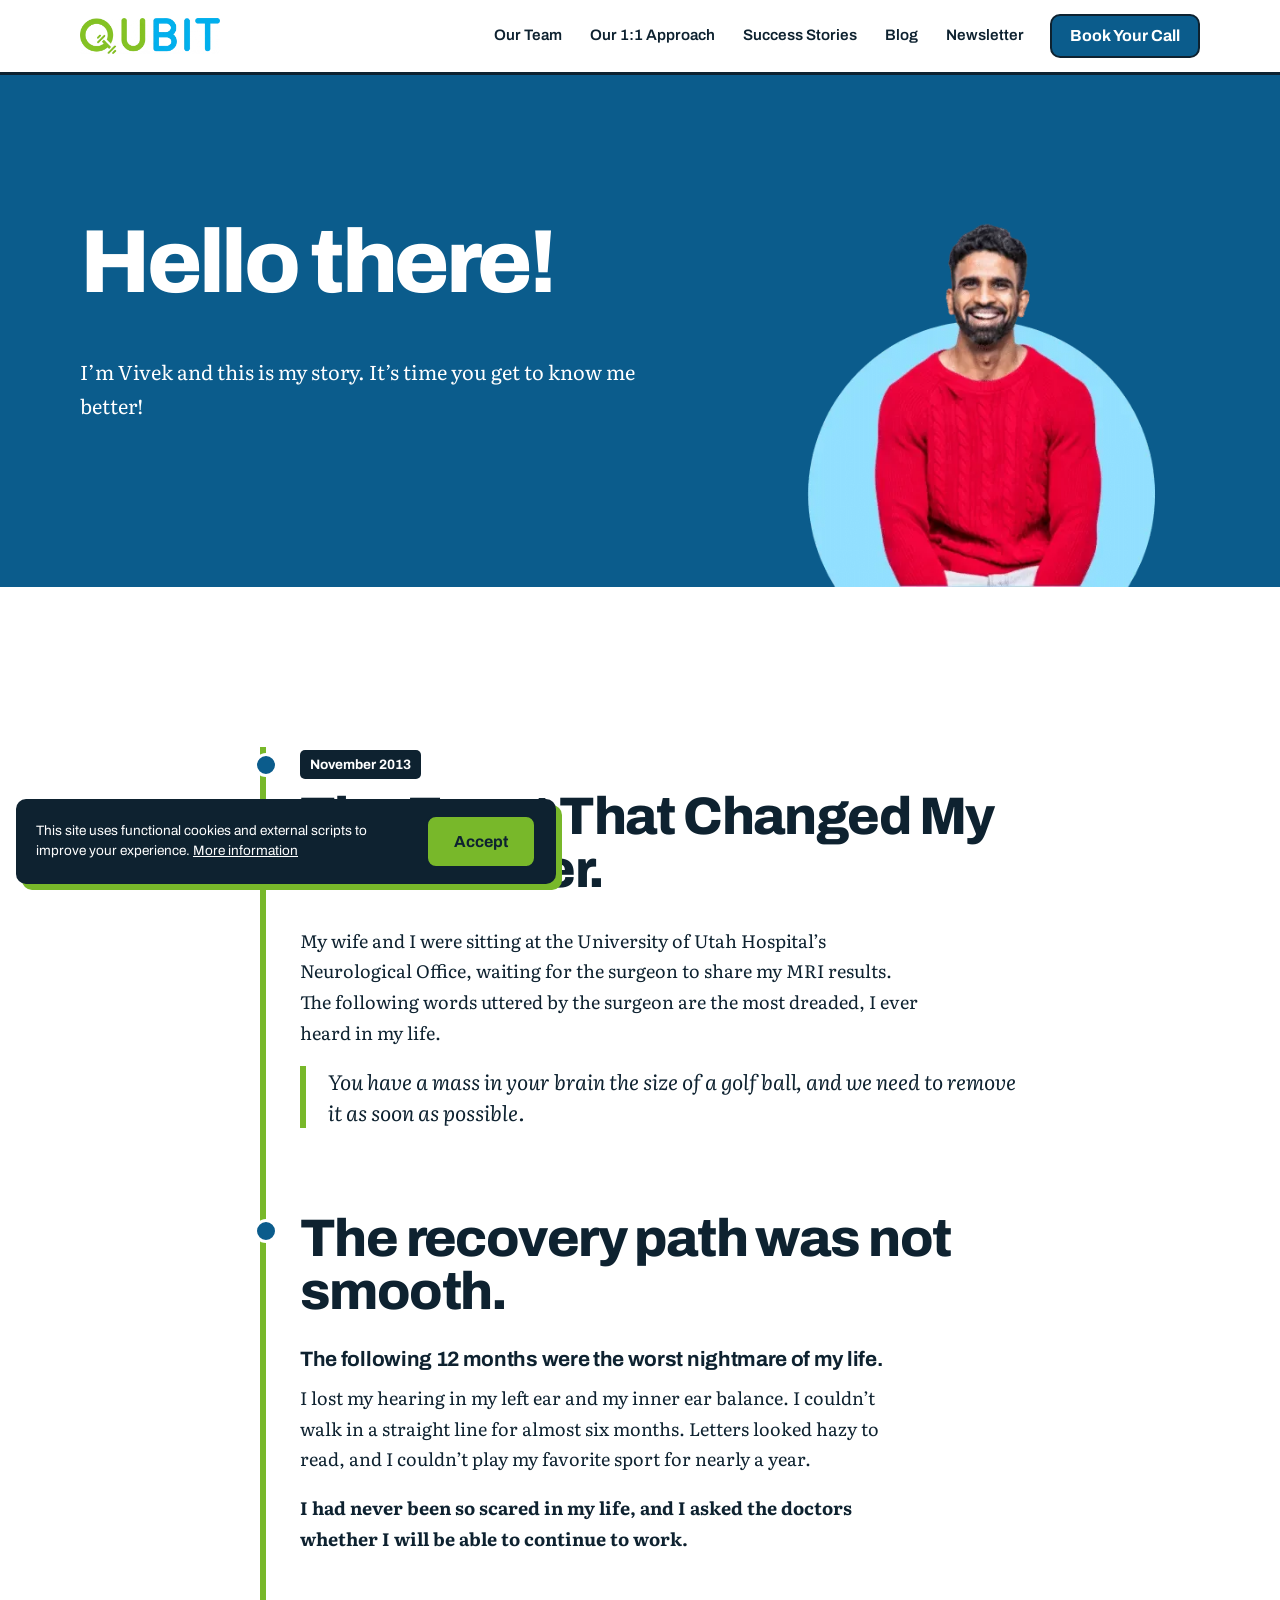
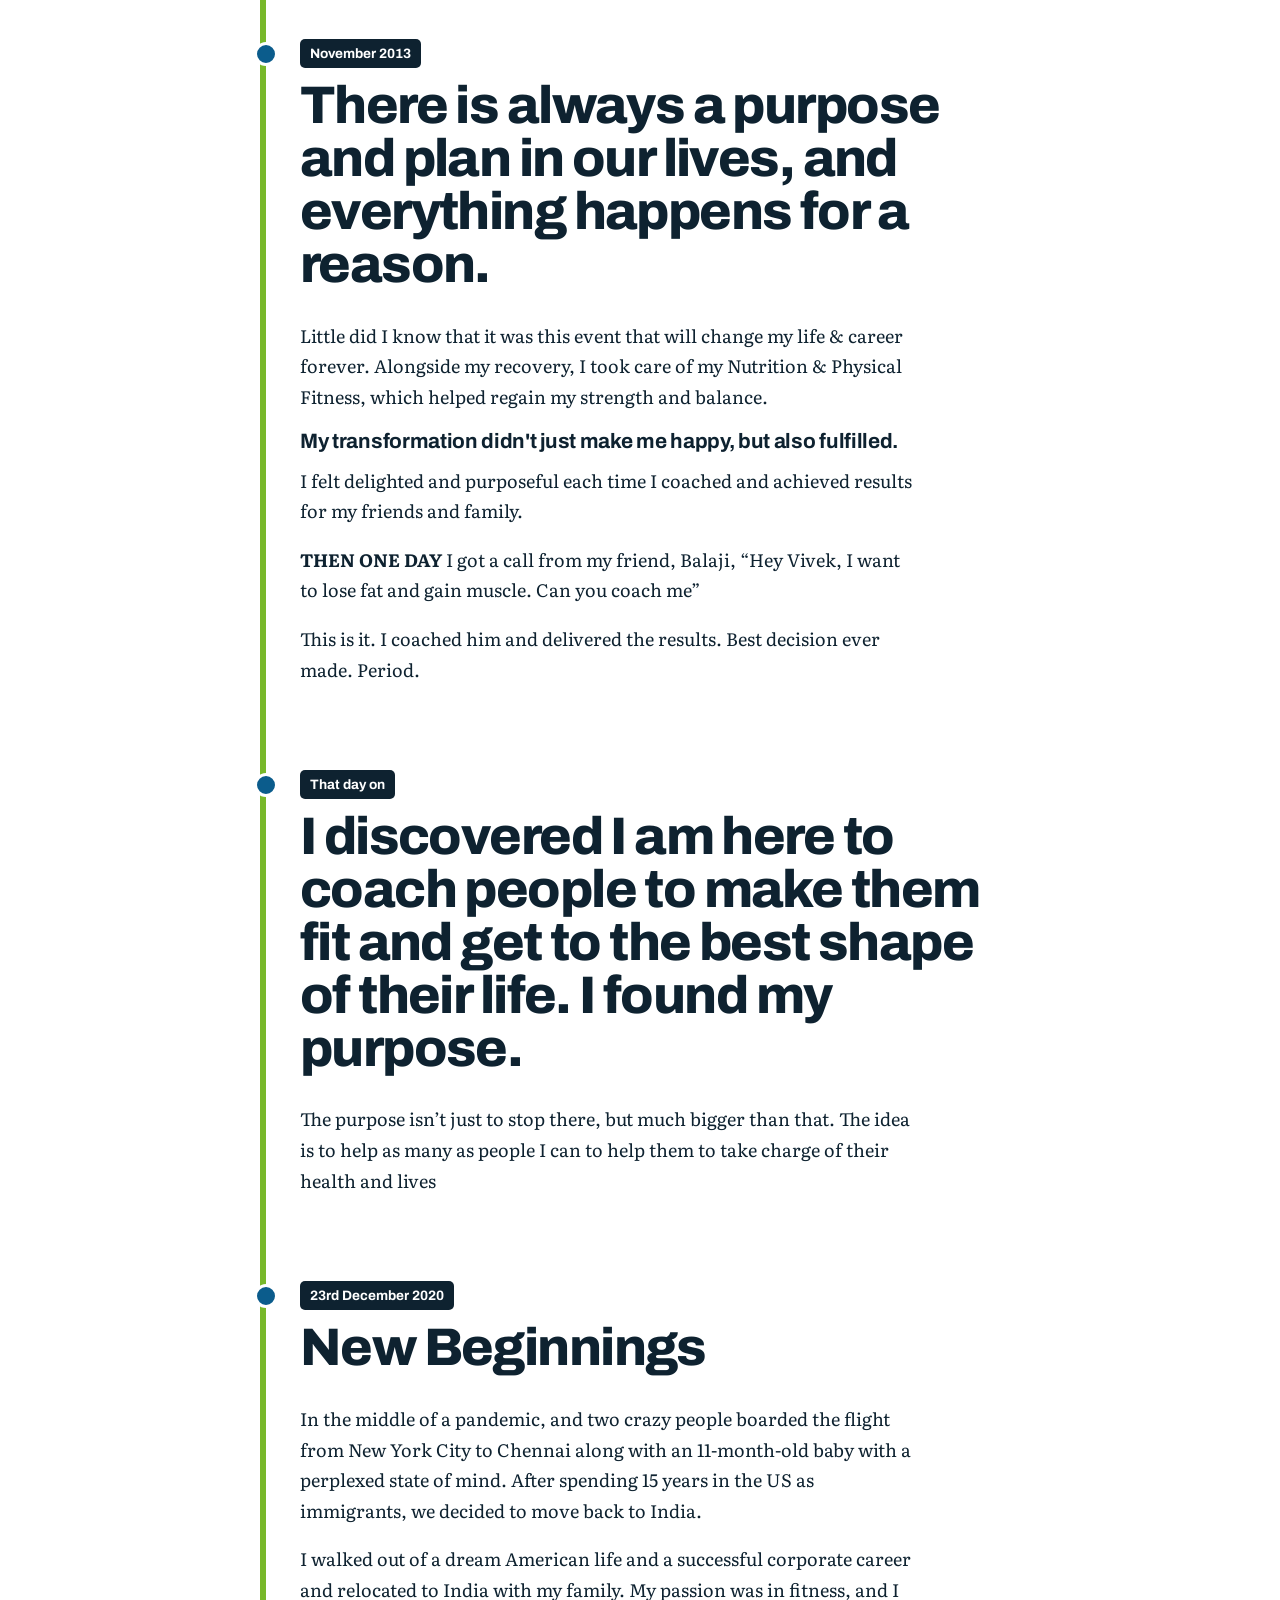
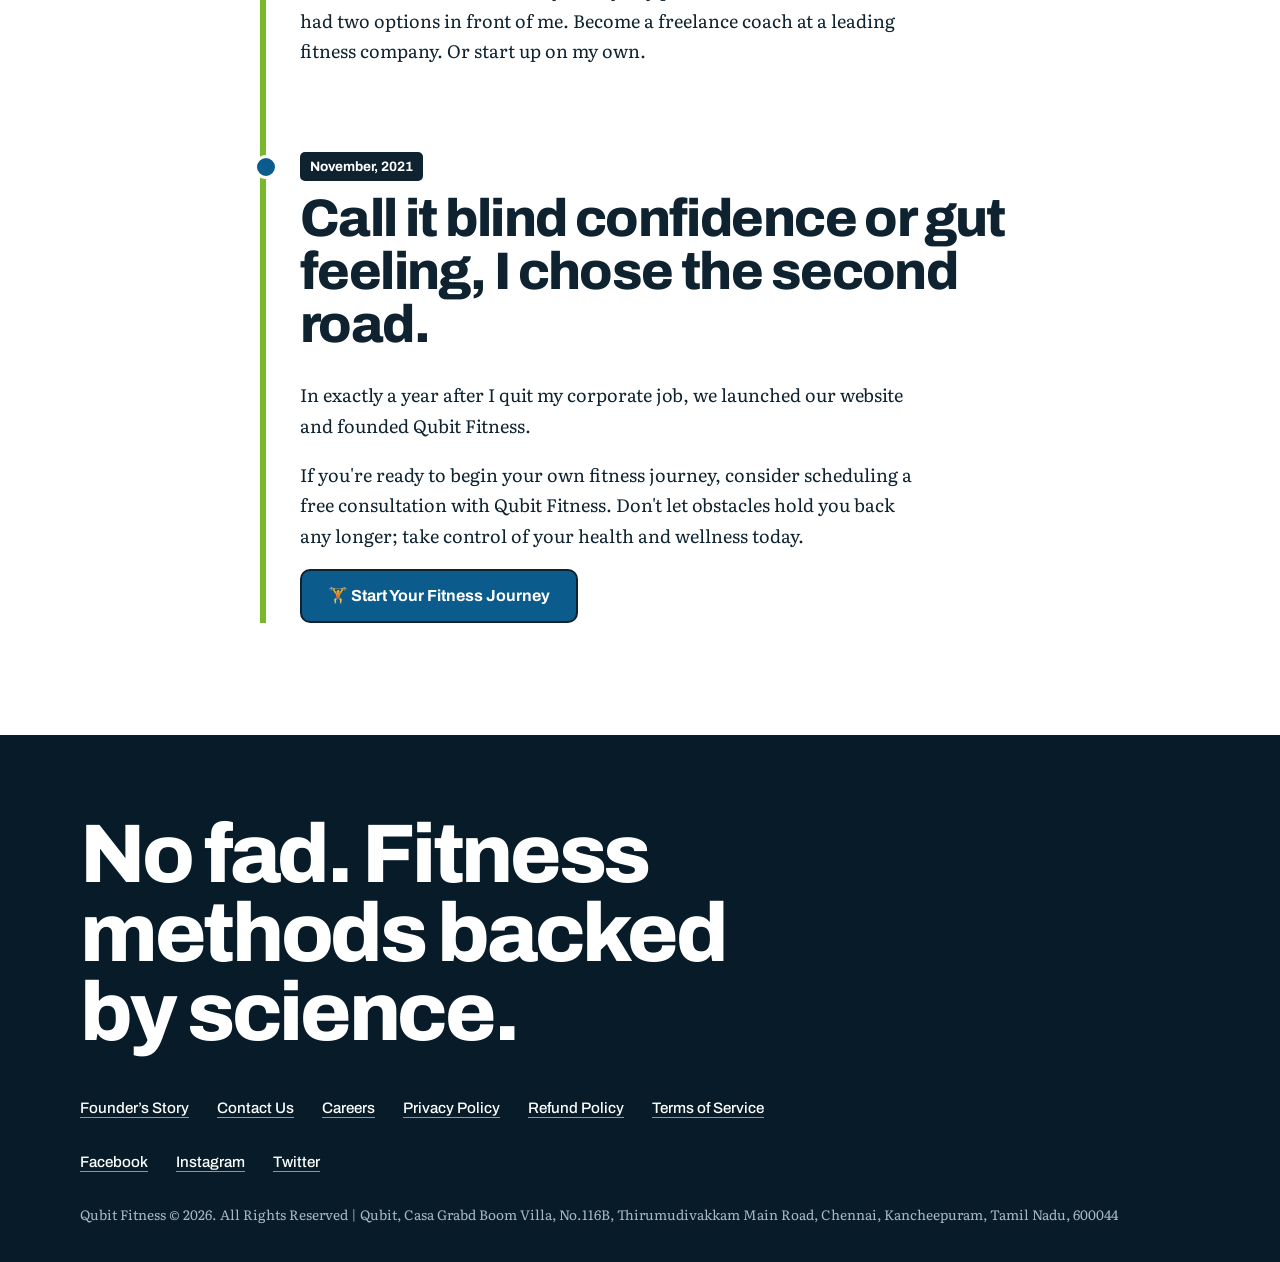
<file: my-story.html>
<!doctype html><html lang="en"><head><meta charset="utf-8"><meta name="viewport" content="width=device-width,initial-scale=1"><title>My Story - Qubit Fitness</title><meta name="description" content="I'm Vivek and this is my story. It's time you get to know me better!"><meta property="og:title" content="My Story - Qubit Fitness"><meta property="og:description" content="I'm Vivek and this is my story. It's time you get to know me better!"><meta property="og:site_name" content="Qubit Fitness"><link rel="icon" href="favicon.png"><link rel="preconnect" href="https://fonts.googleapis.com"><link rel="preconnect" href="https://fonts.gstatic.com" crossorigin><link href="https://fonts.googleapis.com/css2?family=Archivo:wdth,wght@100,500..900&family=Literata:ital,opsz,wght@0,7..72,400..600;1,7..72,400&display=swap" rel="stylesheet"><link rel="stylesheet" href="style.css"><noscript><style>.rv{opacity:1;transform:none}</style></noscript></head><body><header><div class="w"><a href="index.html"><img src="logo.webp" alt="Qubit Fitness"></a><nav><a href="our-team.html">Our Team</a><a href="coaching.html">Our 1:1 Approach</a><a href="success-stories.html">Success Stories</a><a href="https://qubit.fit/blog-homepage/">Blog</a><a href="https://qubit.fit/newsletter/">Newsletter</a><a class="btn" href="discovery-call.html">Book Your Call</a></nav><button id="mb" aria-label="Menu">Menu</button></div></header><main><section class="hero"><div class="w"><div><h1>Hello there!</h1><p class="lead">I’m Vivek and this is my story. It’s time you get to know me better!</p></div><div class="pic"><img src="coach-red.webp" alt="Vivek"></div></div></section>
<section class="sec"><div class="w" style="max-width:760px"><div class="tl"><div class="rv"><small>November 2013</small><h2>The Event That Changed My Life Forever.</h2><p>My wife and I were sitting at the University of Utah Hospital’s Neurological Office, waiting for the surgeon to share my MRI results. The following words uttered by the surgeon are the most dreaded, I ever heard in my life.</p><blockquote>You have a mass in your brain the size of a golf ball, and we need to remove it as soon as possible.</blockquote></div><div class="rv"><h2>The recovery path was not smooth.</h2><h3>The following 12 months were the worst nightmare of my life.</h3><p>I lost my hearing in my left ear and my inner ear balance. I couldn’t walk in a straight line for almost six months. Letters looked hazy to read, and I couldn’t play my favorite sport for nearly a year.</p><p><b>I had never been so scared in my life, and I asked the doctors whether I will be able to continue to work.</b></p></div><div class="rv"><small>November 2013</small><h2>There is always a purpose and plan in our lives, and everything happens for a reason.</h2><p>Little did I know that it was this event that will change my life &amp; career forever. Alongside my recovery, I took care of my Nutrition &amp; Physical Fitness, which helped regain my strength and balance.</p><h3>My transformation didn't just make me happy, but also fulfilled.</h3><p>I felt delighted and purposeful each time I coached and achieved results for my friends and family.</p><p><b>THEN ONE DAY</b> I got a call from my friend, Balaji, “Hey Vivek, I want to lose fat and gain muscle. Can you coach me”</p><p>This is it. I coached him and delivered the results. Best decision ever made. Period.</p></div><div class="rv"><small>That day on</small><h2>I discovered I am here to coach people to make them fit and get to the best shape of their life. I found my purpose.</h2><p>The purpose isn’t just to stop there, but much bigger than that. The idea is to help as many as people I can to help them to take charge of their health and lives</p></div><div class="rv"><small>23rd December 2020</small><h2>New Beginnings</h2><p>In the middle of a pandemic, and two crazy people boarded the flight from New York City to Chennai along with an 11-month-old baby with a perplexed state of mind. After spending 15 years in the US as immigrants, we decided to move back to India.</p><p>I walked out of a dream American life and a successful corporate career and relocated to India with my family. My passion was in fitness, and I had two options in front of me. Become a freelance coach at a leading fitness company. Or start up on my own.</p></div><div class="rv"><small>November, 2021</small><h2>Call it blind confidence or gut feeling, I chose the second road.</h2><p>In exactly a year after I quit my corporate job, we launched our website and founded Qubit Fitness.</p><p>If you're ready to begin your own fitness journey, consider scheduling a free consultation with Qubit Fitness. Don't let obstacles hold you back any longer; take control of your health and wellness today.</p><a class="btn " href="discovery-call.html">🏋️ Start Your Fitness Journey</a></div></div></div></section></main><footer><div class="w"><h2>No fad. Fitness methods backed by science.</h2><nav><a href="my-story.html">Founder’s Story</a><a href="contact-us.html">Contact Us</a><a href="https://qubit.fit/careers/">Careers</a><a href="https://qubit.fit/privacy-policy-2/">Privacy Policy</a><a href="refund-policy.html">Refund Policy</a><a href="https://qubit.fit/terms-of-service/">Terms of Service</a></nav><nav><a href="https://www.facebook.com/vivek.thiruv" rel="noopener">Facebook</a><a href="http://instagram.com/qubitfit" rel="noopener">Instagram</a><a href="https://twitter.com/qubitfit" rel="noopener">Twitter</a></nav><small>Qubit Fitness © 2026. All Rights Reserved | Qubit, Casa Grabd Boom Villa, No.116B, Thirumudivakkam Main Road, Chennai, Kancheepuram, Tamil Nadu, 600044</small></div></footer><div id="ck" hidden><span>This site uses functional cookies and external scripts to improve your experience. <a href="https://qubit.fit/privacy-policy-2/">More information</a></span><button class="btn">Accept</button></div><script src="app.js"></script></body></html>
</file>
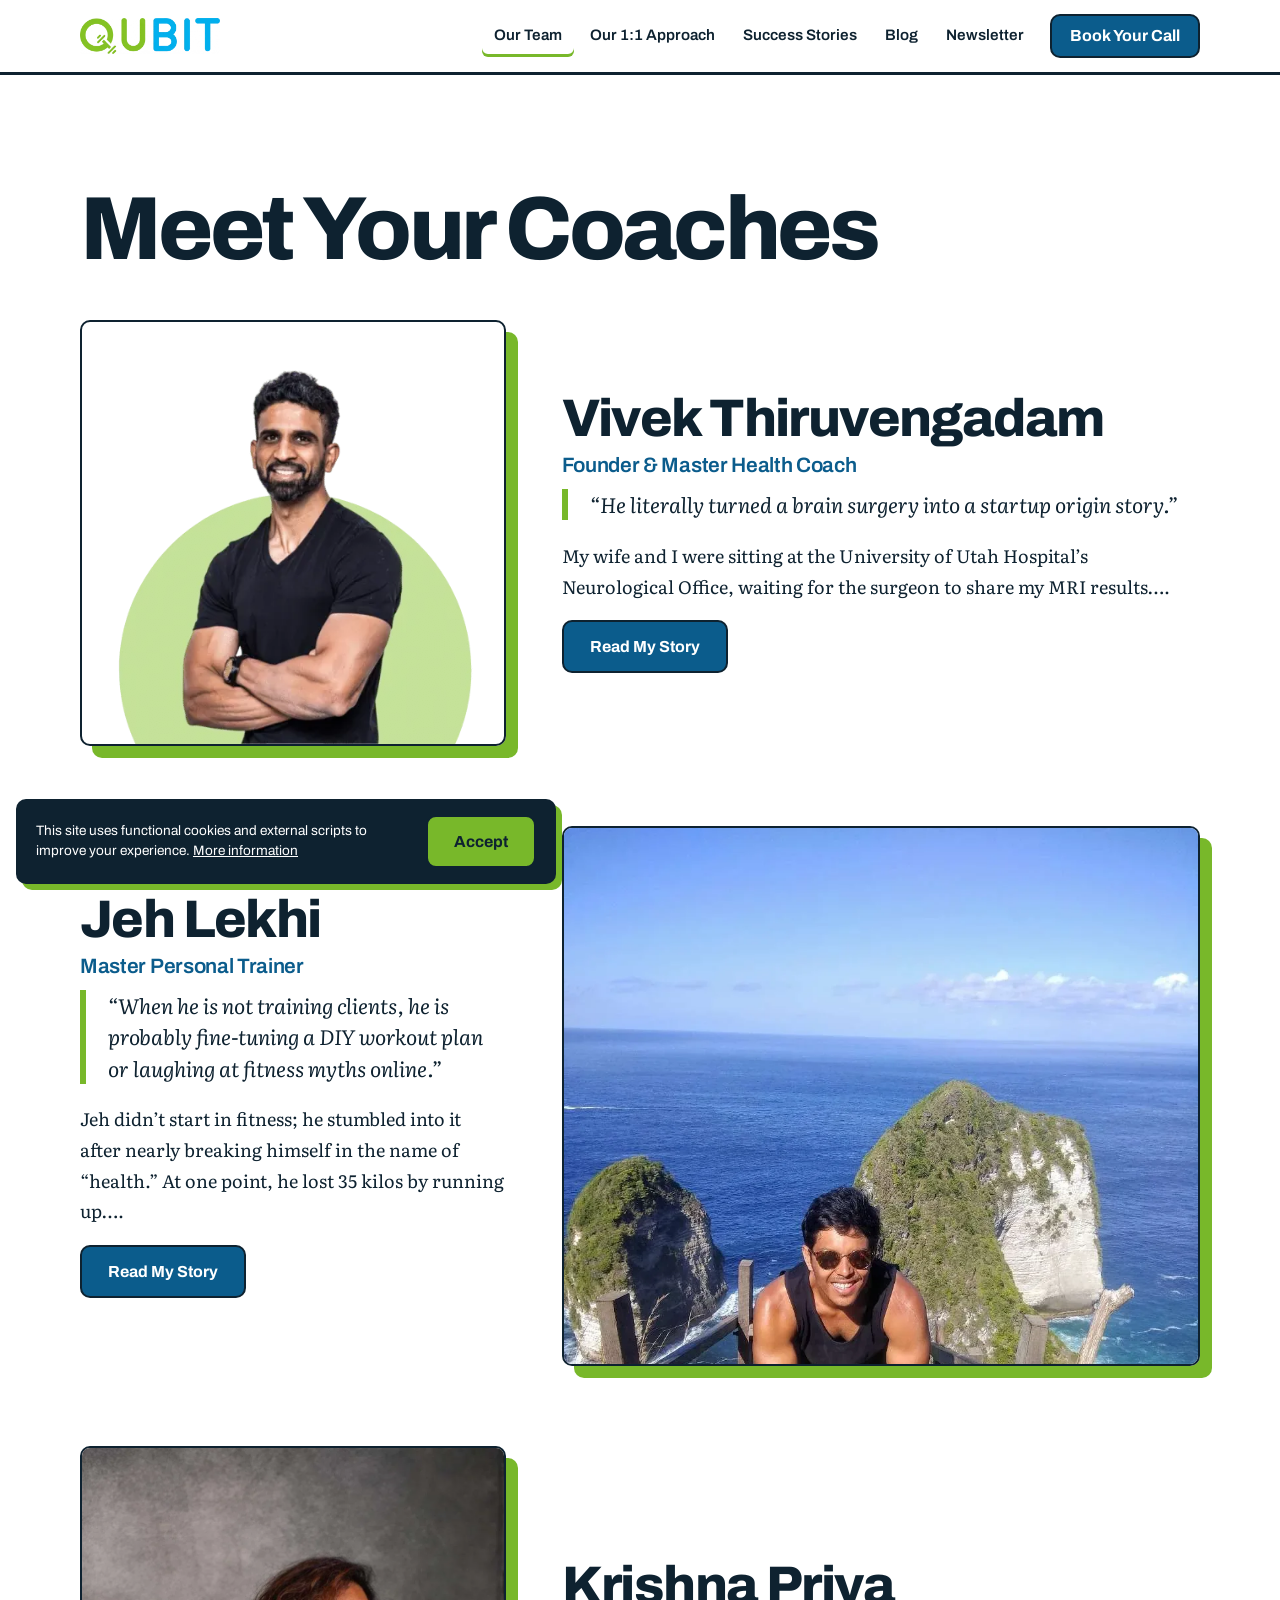
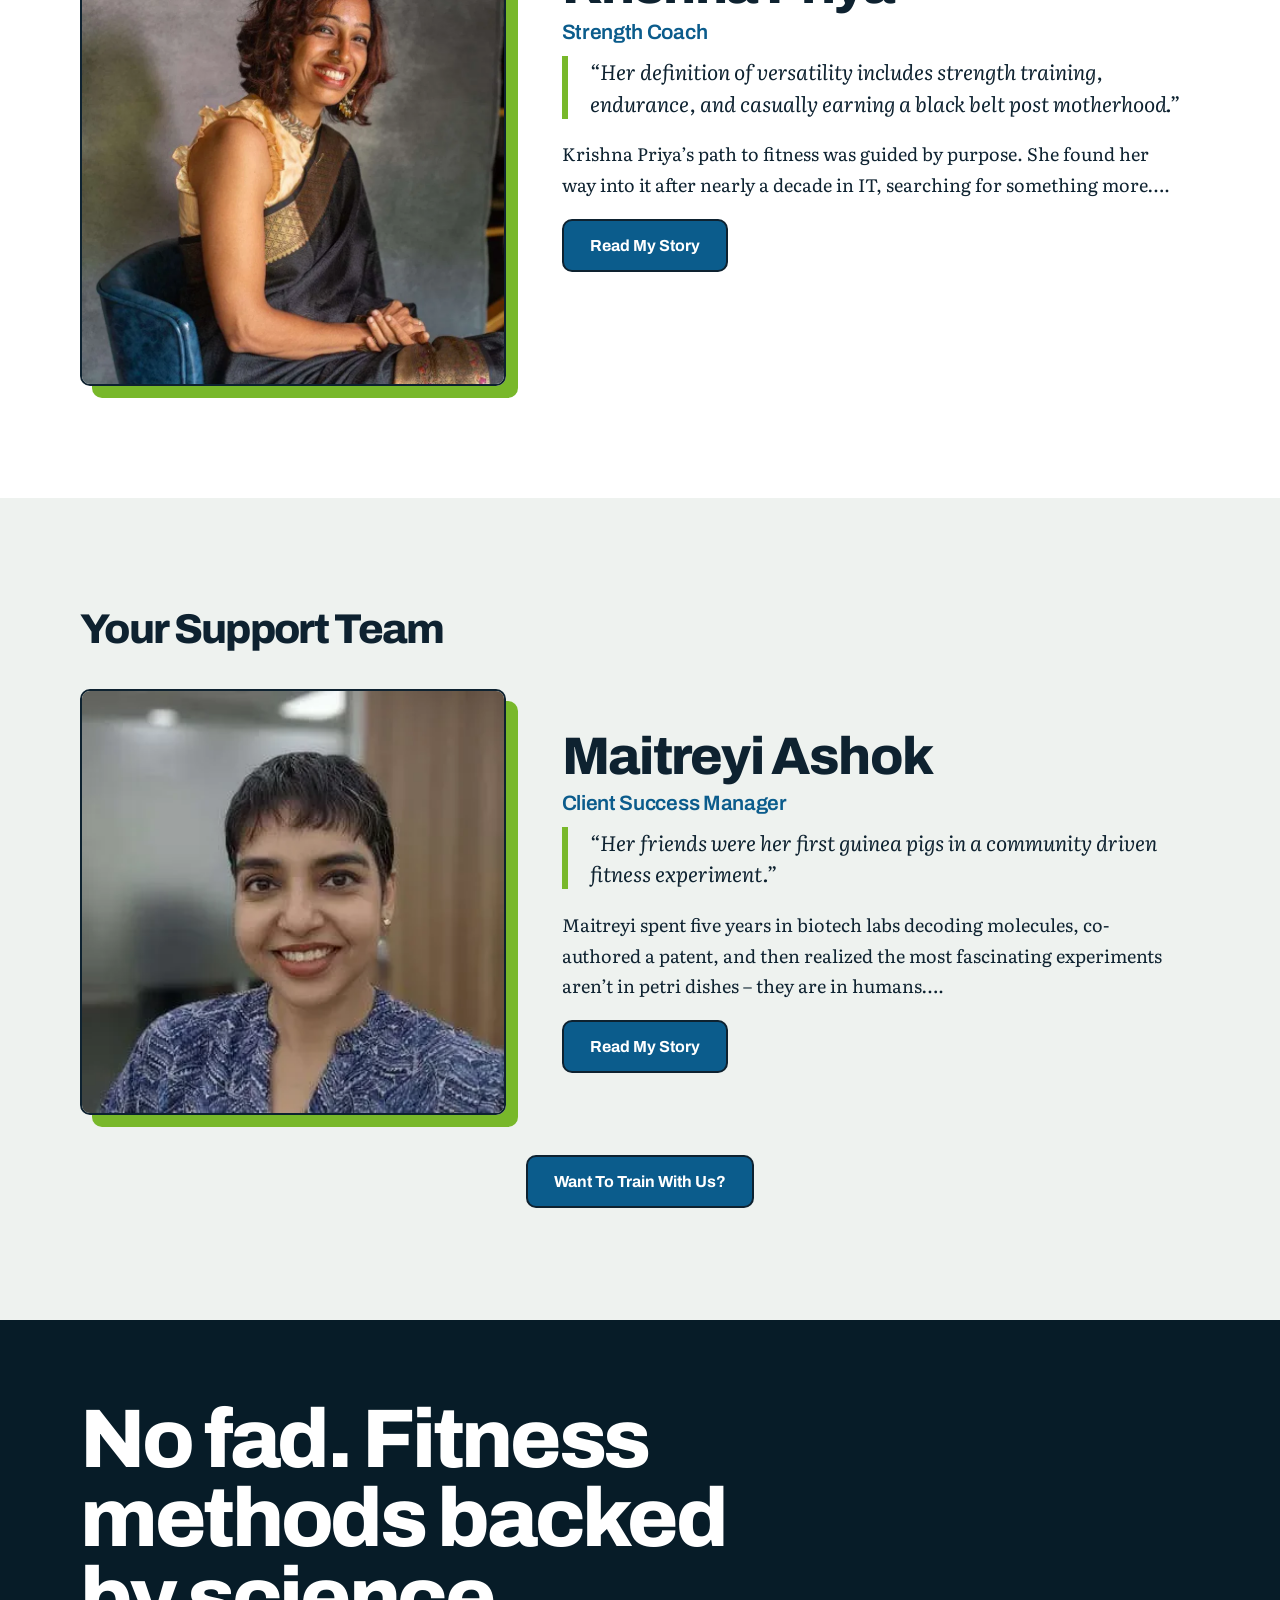
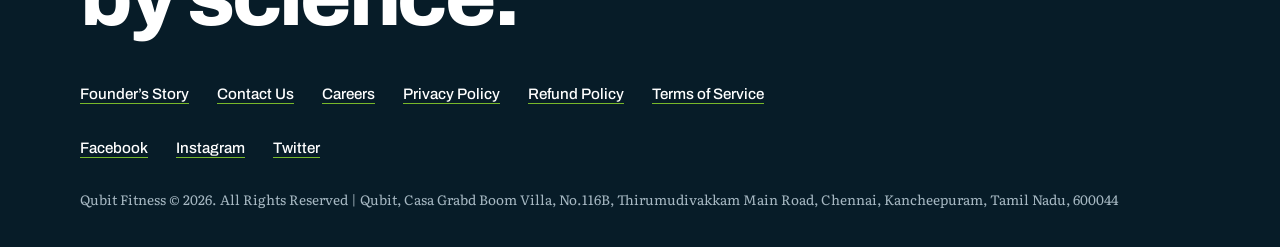
<file: our-team.html>
<!doctype html><html lang="en"><head><meta charset="utf-8"><meta name="viewport" content="width=device-width,initial-scale=1"><title>Our Team - Qubit Fitness</title><meta name="description" content="Meet your coaches at Qubit Fitness."><meta property="og:title" content="Our Team - Qubit Fitness"><meta property="og:description" content="Meet your coaches at Qubit Fitness."><meta property="og:site_name" content="Qubit Fitness"><link rel="icon" href="favicon.png"><link rel="preconnect" href="https://fonts.googleapis.com"><link rel="preconnect" href="https://fonts.gstatic.com" crossorigin><link href="https://fonts.googleapis.com/css2?family=Archivo:wdth,wght@100,500..900&family=Literata:ital,opsz,wght@0,7..72,400..600;1,7..72,400&display=swap" rel="stylesheet"><link rel="stylesheet" href="style.css"><noscript><style>.rv{opacity:1;transform:none}</style></noscript></head><body><header><div class="w"><a href="index.html"><img src="logo.webp" alt="Qubit Fitness"></a><nav><a href="our-team.html" class=on>Our Team</a><a href="coaching.html">Our 1:1 Approach</a><a href="success-stories.html">Success Stories</a><a href="https://qubit.fit/blog-homepage/">Blog</a><a href="https://qubit.fit/newsletter/">Newsletter</a><a class="btn" href="discovery-call.html">Book Your Call</a></nav><button id="mb" aria-label="Menu">Menu</button></div></header><main><section class="sec"><div class="w"><h1>Meet Your Coaches</h1><div class="team"><article class="rv"><img src="coach-green.webp" alt="Vivek Thiruvengadam" loading="lazy"><div><h2>Vivek Thiruvengadam</h2><h3>Founder &amp; Master Health Coach</h3><blockquote>“He literally turned a brain surgery into a startup origin story.”</blockquote><p>My wife and I were sitting at the University of Utah Hospital’s Neurological Office, waiting for the surgeon to share my MRI results….</p><a class="btn " href="my-story.html">Read My Story</a></div></article><article class="rv"><img src="jeh.webp" alt="Jeh Lekhi" loading="lazy"><div><h2>Jeh Lekhi</h2><h3>Master Personal Trainer</h3><blockquote>“When he is not training clients, he is probably fine-tuning a DIY workout plan or laughing at fitness myths online.”</blockquote><p>Jeh didn’t start in fitness; he stumbled into it after nearly breaking himself in the name of “health.” At one point, he lost 35 kilos by running up….</p><a class="btn " href="https://qubit.fit/our-story/#jeh-lekhi">Read My Story</a></div></article><article class="rv"><img src="krishna.webp" alt="Krishna Priya" loading="lazy"><div><h2>Krishna Priya</h2><h3>Strength Coach</h3><blockquote>“Her definition of versatility includes strength training, endurance, and casually earning a black belt post motherhood.”</blockquote><p>Krishna Priya’s path to fitness was guided by purpose. She found her way into it after nearly a decade in IT, searching for something more….</p><a class="btn " href="https://qubit.fit/our-story/#krishna-priya">Read My Story</a></div></article></div></div></section>
<section class="sec mist"><div class="w"><h1 style="font-size:2.6rem">Your Support Team</h1><div class="team"><article class="rv"><img src="maitreyi.webp" alt="Maitreyi Ashok" loading="lazy"><div><h2>Maitreyi Ashok</h2><h3>Client Success Manager</h3><blockquote>“Her friends were her first guinea pigs in a community driven fitness experiment.”</blockquote><p>Maitreyi spent five years in biotech labs decoding molecules, co-authored a patent, and then realized the most fascinating experiments aren’t in petri dishes – they are in humans….</p><a class="btn " href="https://qubit.fit/our-story/#maitreyi-ashok">Read My Story</a></div></article></div><p class="ctr" style="margin:40px auto 0"><a class="btn " href="discovery-call.html">Want To Train With Us?</a></p></div></section></main><footer><div class="w"><h2>No fad. Fitness methods backed by science.</h2><nav><a href="my-story.html">Founder’s Story</a><a href="contact-us.html">Contact Us</a><a href="https://qubit.fit/careers/">Careers</a><a href="https://qubit.fit/privacy-policy-2/">Privacy Policy</a><a href="refund-policy.html">Refund Policy</a><a href="https://qubit.fit/terms-of-service/">Terms of Service</a></nav><nav><a href="https://www.facebook.com/vivek.thiruv" rel="noopener">Facebook</a><a href="http://instagram.com/qubitfit" rel="noopener">Instagram</a><a href="https://twitter.com/qubitfit" rel="noopener">Twitter</a></nav><small>Qubit Fitness © 2026. All Rights Reserved | Qubit, Casa Grabd Boom Villa, No.116B, Thirumudivakkam Main Road, Chennai, Kancheepuram, Tamil Nadu, 600044</small></div></footer><div id="ck" hidden><span>This site uses functional cookies and external scripts to improve your experience. <a href="https://qubit.fit/privacy-policy-2/">More information</a></span><button class="btn">Accept</button></div><script src="app.js"></script></body></html>
</file>
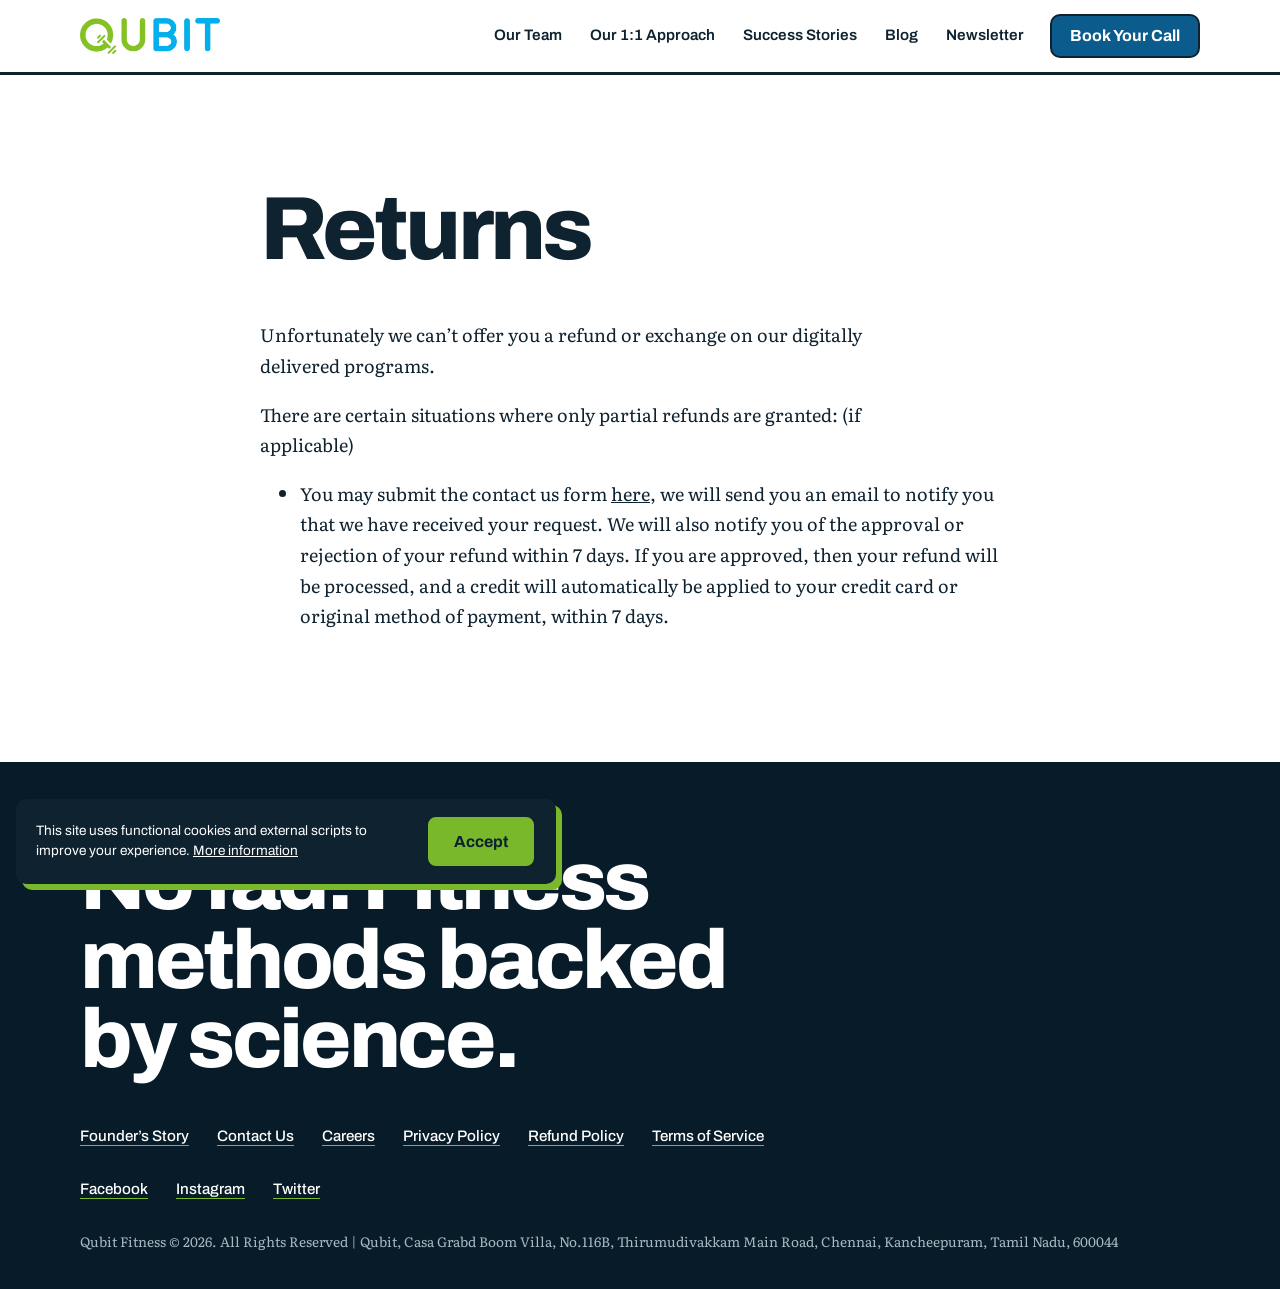
<file: refund-policy.html>
<!doctype html><html lang="en"><head><meta charset="utf-8"><meta name="viewport" content="width=device-width,initial-scale=1"><title>Refund Policy - Qubit Fitness</title><meta name="description" content="Refund policy for Qubit Fitness digitally delivered programs."><meta property="og:title" content="Refund Policy - Qubit Fitness"><meta property="og:description" content="Refund policy for Qubit Fitness digitally delivered programs."><meta property="og:site_name" content="Qubit Fitness"><link rel="icon" href="favicon.png"><link rel="preconnect" href="https://fonts.googleapis.com"><link rel="preconnect" href="https://fonts.gstatic.com" crossorigin><link href="https://fonts.googleapis.com/css2?family=Archivo:wdth,wght@100,500..900&family=Literata:ital,opsz,wght@0,7..72,400..600;1,7..72,400&display=swap" rel="stylesheet"><link rel="stylesheet" href="style.css"><noscript><style>.rv{opacity:1;transform:none}</style></noscript></head><body><header><div class="w"><a href="index.html"><img src="logo.webp" alt="Qubit Fitness"></a><nav><a href="our-team.html">Our Team</a><a href="coaching.html">Our 1:1 Approach</a><a href="success-stories.html">Success Stories</a><a href="https://qubit.fit/blog-homepage/">Blog</a><a href="https://qubit.fit/newsletter/">Newsletter</a><a class="btn" href="discovery-call.html">Book Your Call</a></nav><button id="mb" aria-label="Menu">Menu</button></div></header><main><section class="sec"><div class="w" style="max-width:760px"><h1>Returns</h1><p>Unfortunately we can’t offer you a refund or exchange on our digitally delivered programs.</p><p>There are certain situations where only partial refunds are granted: (if applicable)</p><ul><li>You may submit the contact us form <a href="contact-us.html">here</a>, we will send you an email to notify you that we have received your request. We will also notify you of the approval or rejection of your refund within 7 days. If you are approved, then your refund will be processed, and a credit will automatically be applied to your credit card or original method of payment, within 7 days.</li></ul></div></section></main><footer><div class="w"><h2>No fad. Fitness methods backed by science.</h2><nav><a href="my-story.html">Founder’s Story</a><a href="contact-us.html">Contact Us</a><a href="https://qubit.fit/careers/">Careers</a><a href="https://qubit.fit/privacy-policy-2/">Privacy Policy</a><a href="refund-policy.html">Refund Policy</a><a href="https://qubit.fit/terms-of-service/">Terms of Service</a></nav><nav><a href="https://www.facebook.com/vivek.thiruv" rel="noopener">Facebook</a><a href="http://instagram.com/qubitfit" rel="noopener">Instagram</a><a href="https://twitter.com/qubitfit" rel="noopener">Twitter</a></nav><small>Qubit Fitness © 2026. All Rights Reserved | Qubit, Casa Grabd Boom Villa, No.116B, Thirumudivakkam Main Road, Chennai, Kancheepuram, Tamil Nadu, 600044</small></div></footer><div id="ck" hidden><span>This site uses functional cookies and external scripts to improve your experience. <a href="https://qubit.fit/privacy-policy-2/">More information</a></span><button class="btn">Accept</button></div><script src="app.js"></script></body></html>
</file>
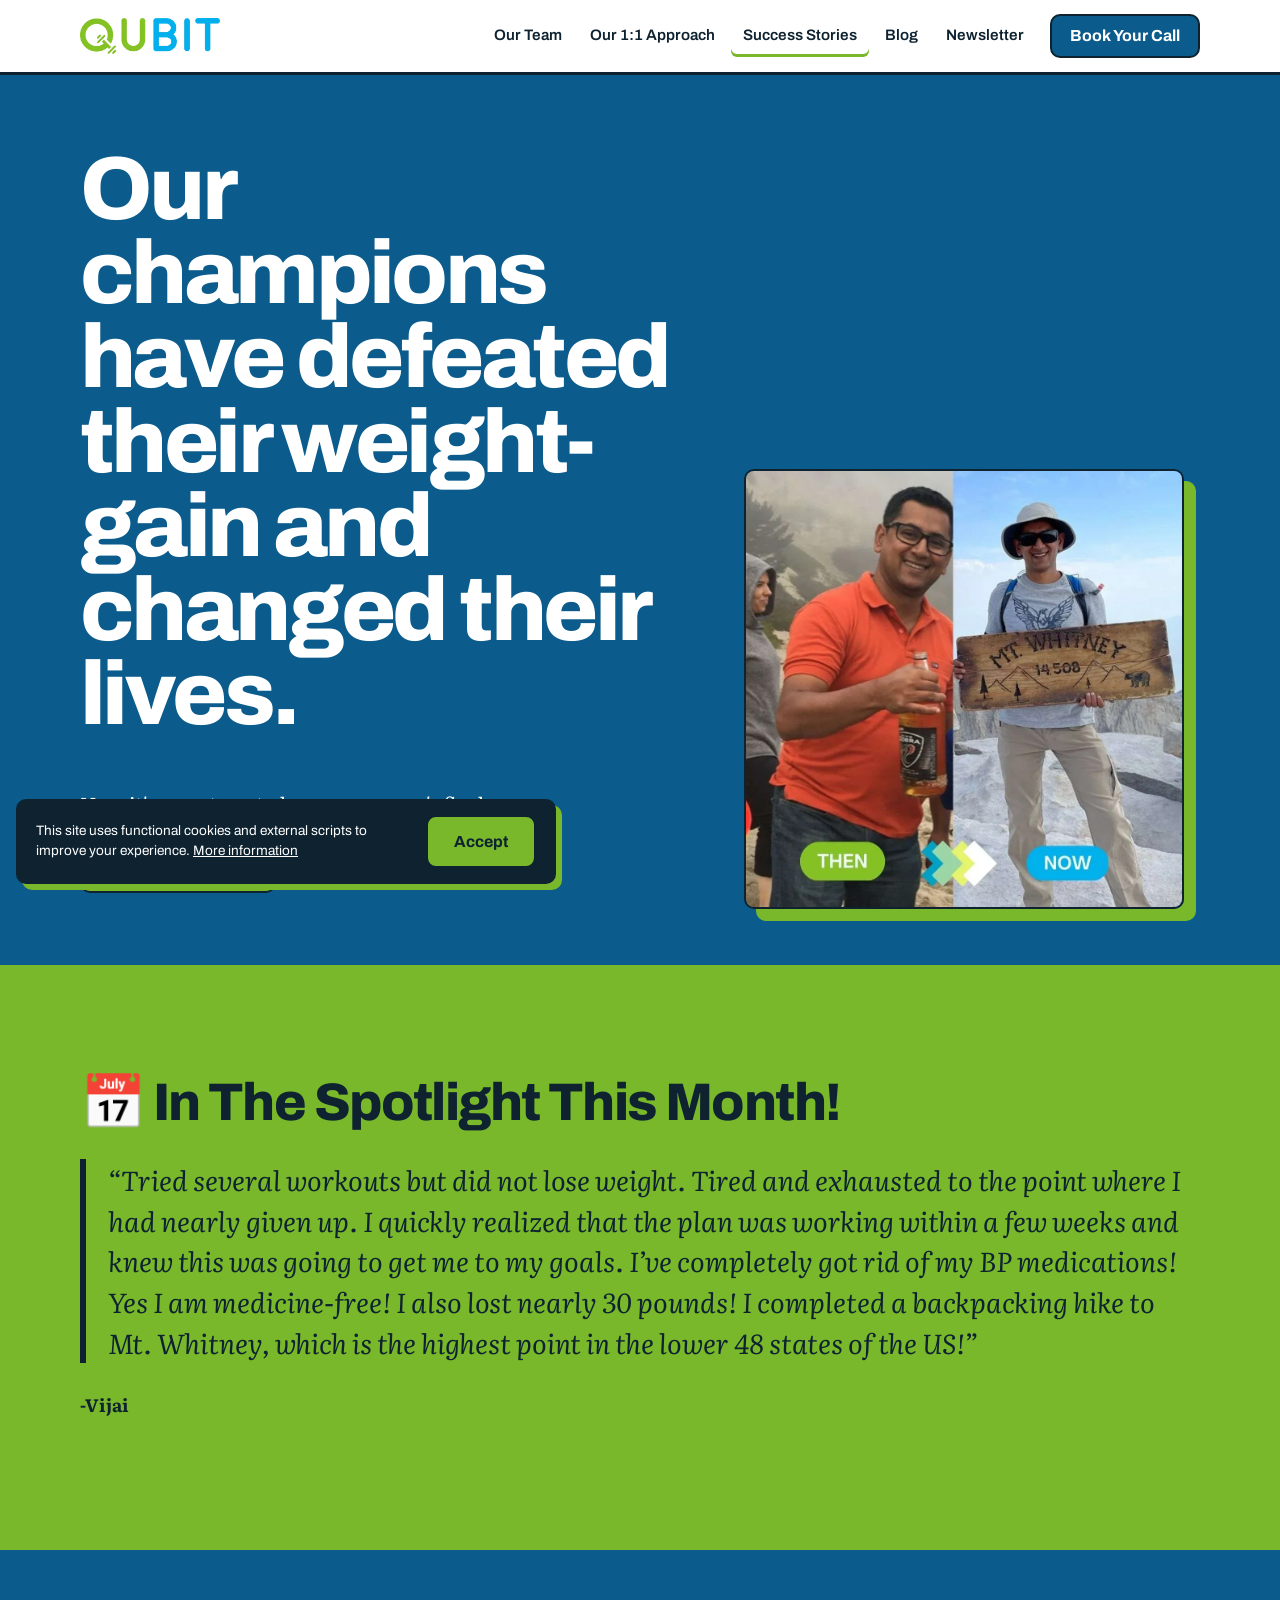
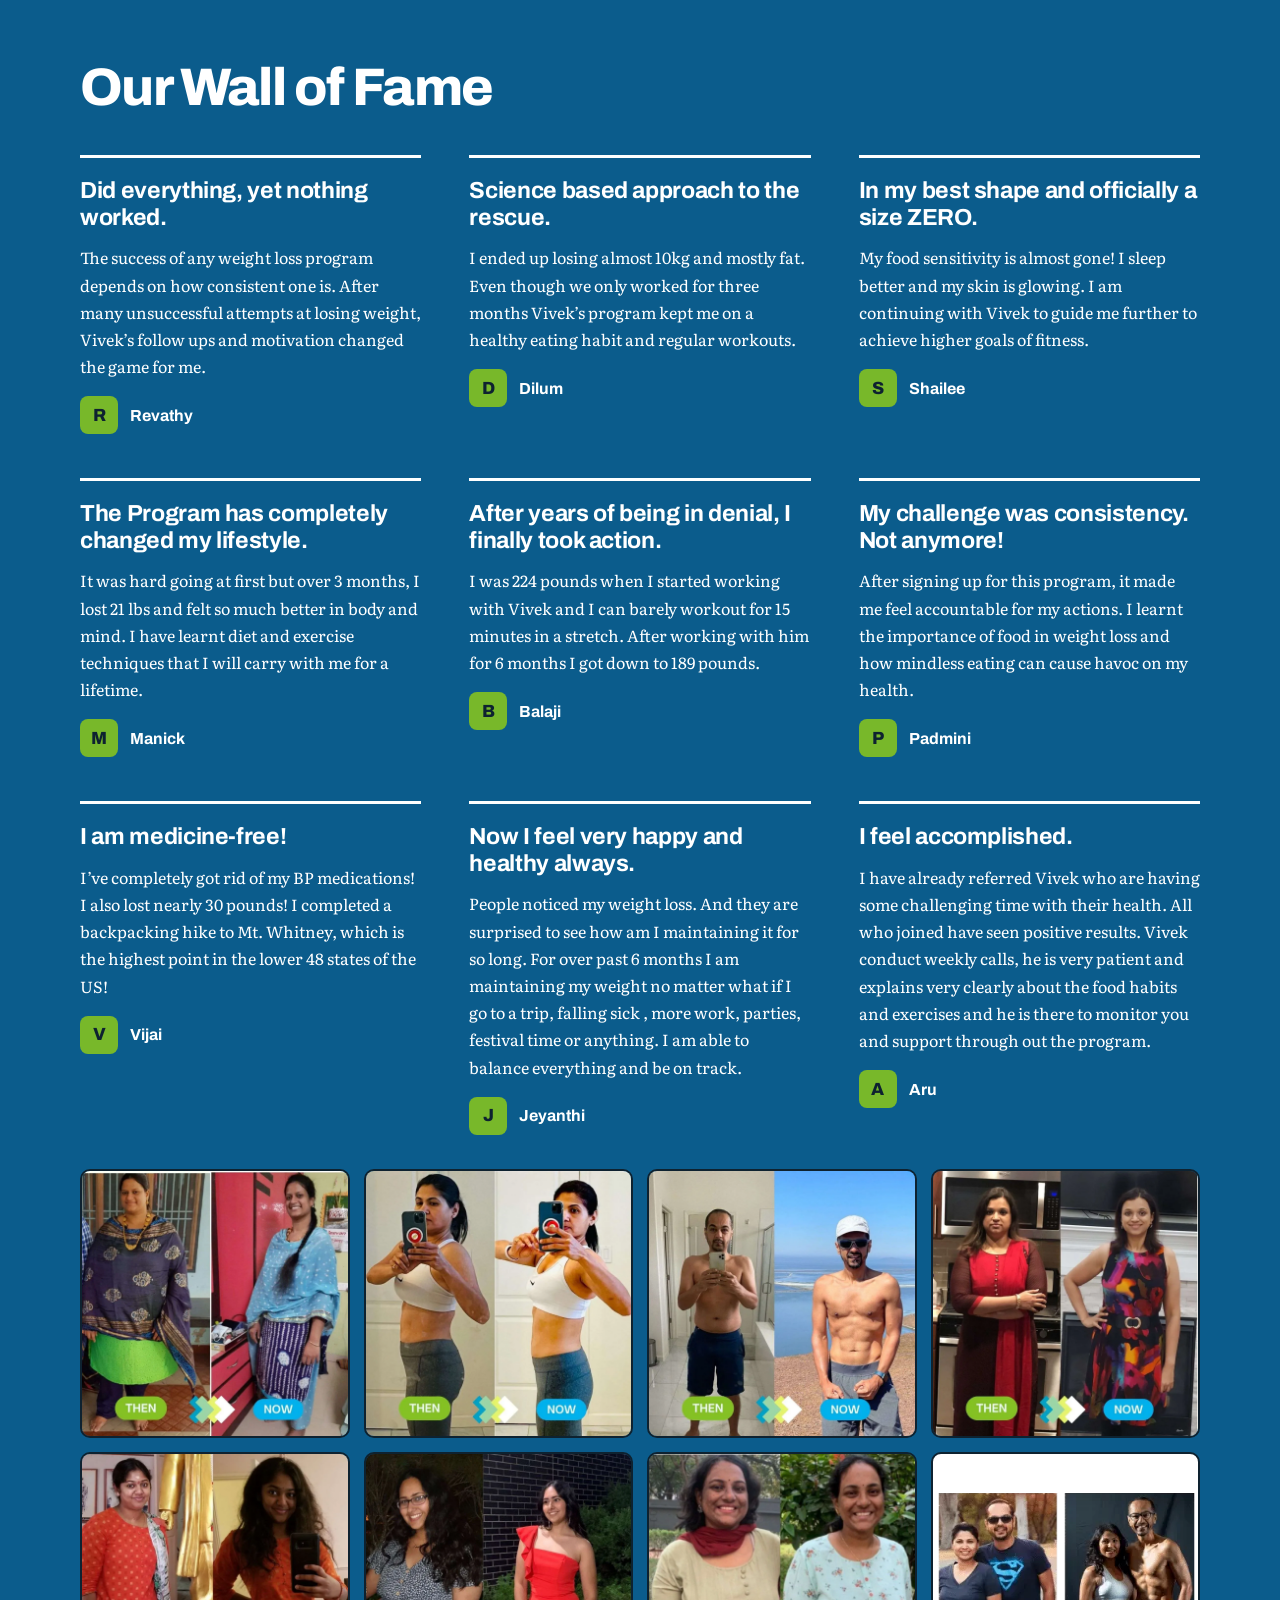
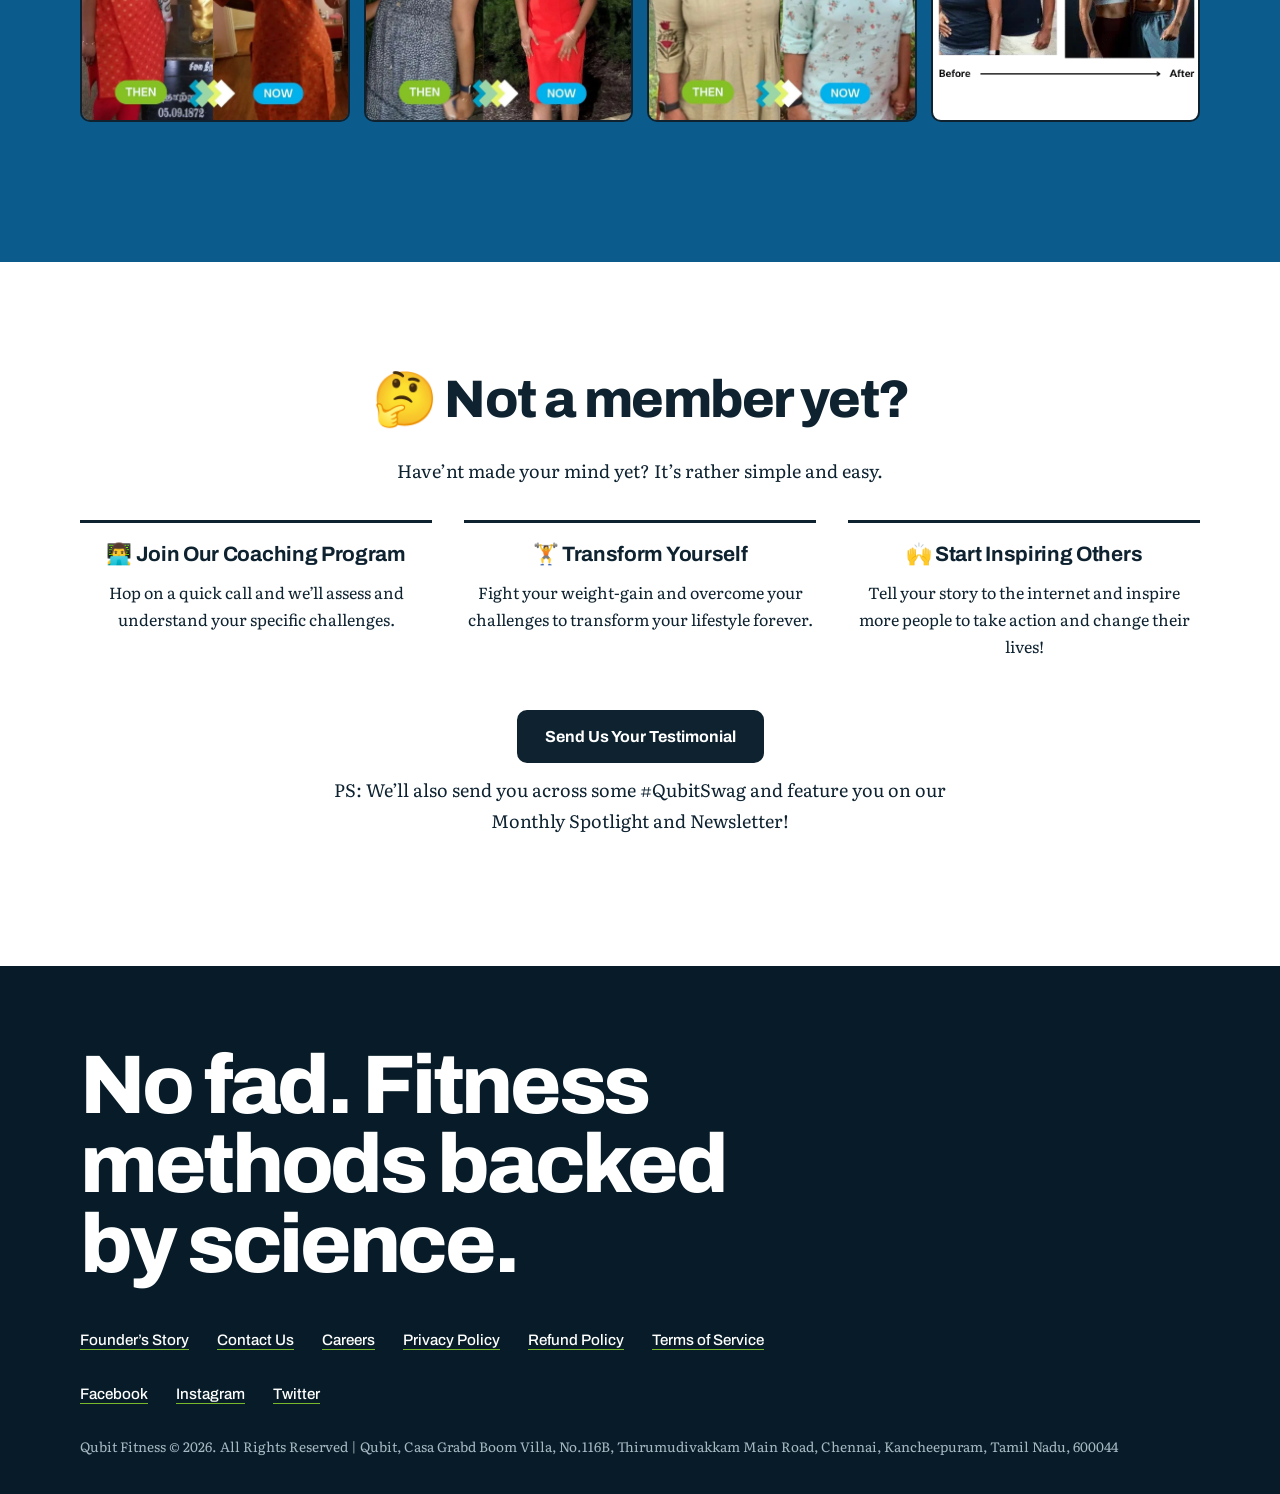
<file: success-stories.html>
<!doctype html><html lang="en"><head><meta charset="utf-8"><meta name="viewport" content="width=device-width,initial-scale=1"><title>Success Stories - Qubit Fitness</title><meta name="description" content="Our champions have defeated their weight-gain and changed their lives."><meta property="og:title" content="Success Stories - Qubit Fitness"><meta property="og:description" content="Our champions have defeated their weight-gain and changed their lives."><meta property="og:site_name" content="Qubit Fitness"><link rel="icon" href="favicon.png"><link rel="preconnect" href="https://fonts.googleapis.com"><link rel="preconnect" href="https://fonts.gstatic.com" crossorigin><link href="https://fonts.googleapis.com/css2?family=Archivo:wdth,wght@100,500..900&family=Literata:ital,opsz,wght@0,7..72,400..600;1,7..72,400&display=swap" rel="stylesheet"><link rel="stylesheet" href="style.css"><noscript><style>.rv{opacity:1;transform:none}</style></noscript></head><body><header><div class="w"><a href="index.html"><img src="logo.webp" alt="Qubit Fitness"></a><nav><a href="our-team.html">Our Team</a><a href="coaching.html">Our 1:1 Approach</a><a href="success-stories.html" class=on>Success Stories</a><a href="https://qubit.fit/blog-homepage/">Blog</a><a href="https://qubit.fit/newsletter/">Newsletter</a><a class="btn" href="discovery-call.html">Book Your Call</a></nav><button id="mb" aria-label="Menu">Menu</button></div></header><main><section class="hero"><div class="w"><div><h1>Our champions have defeated their weight-gain and changed their lives.</h1><p class="lead">Now it's your turn to be our program's flagbearer.</p><a class="btn " href="discovery-call.html">Start Your Journey</a></div><div class="pic"><img src="whitney.webp" alt="Mt. Whitney summit"></div></div></section>
<section class="sec sage"><div class="w"><h2>📅 In The Spotlight This Month!</h2><blockquote>“Tried several workouts but did not lose weight. Tired and exhausted to the point where I had nearly given up. I quickly realized that the plan was working within a few weeks and knew this was going to get me to my goals. I’ve completely got rid of my BP medications! Yes I am medicine-free! I also lost nearly 30 pounds! I completed a backpacking hike to Mt. Whitney, which is the highest point in the lower 48 states of the US!”</blockquote><p><b>-Vijai</b></p></div></section>
<section class="sec blue"><div class="w"><h2>Our Wall of Fame</h2><div class="qs"><figure class="q rv"><h3>Did everything, yet nothing worked.</h3><p>The success of any weight loss program depends on how consistent one is. After many unsuccessful attempts at losing weight, Vivek’s follow ups and motivation changed the game for me.</p><figcaption><i>R</i>Revathy</figcaption></figure><figure class="q rv"><h3>Science based approach to the rescue.</h3><p>I ended up losing almost 10kg and mostly fat. Even though we only worked for three months Vivek’s program kept me on a healthy eating habit and regular workouts.</p><figcaption><i>D</i>Dilum</figcaption></figure><figure class="q rv"><h3>In my best shape and officially a size ZERO.</h3><p>My food sensitivity is almost gone! I sleep better and my skin is glowing. I am continuing with Vivek to guide me further to achieve higher goals of fitness.</p><figcaption><i>S</i>Shailee</figcaption></figure><figure class="q rv"><h3>The Program has completely changed my lifestyle.</h3><p>It was hard going at first but over 3 months, I lost 21 lbs and felt so much better in body and mind. I have learnt diet and exercise techniques that I will carry with me for a lifetime.</p><figcaption><i>M</i>Manick</figcaption></figure><figure class="q rv"><h3>After years of being in denial, I finally took action.</h3><p>I was 224 pounds when I started working with Vivek and I can barely workout for 15 minutes in a stretch. After working with him for 6 months I got down to 189 pounds.</p><figcaption><i>B</i>Balaji</figcaption></figure><figure class="q rv"><h3>My challenge was consistency. Not anymore!</h3><p>After signing up for this program, it made me feel accountable for my actions. I learnt the importance of food in weight loss and how mindless eating can cause havoc on my health.</p><figcaption><i>P</i>Padmini</figcaption></figure><figure class="q rv"><h3>I am medicine-free!</h3><p>I’ve completely got rid of my BP medications! I also lost nearly 30 pounds! I completed a backpacking hike to Mt. Whitney, which is the highest point in the lower 48 states of the US!</p><figcaption><i>V</i>Vijai</figcaption></figure><figure class="q rv"><h3>Now I feel very happy and healthy always.</h3><p>People noticed my weight loss. And they are surprised to see how am I maintaining it for so long. For over past 6 months I am maintaining my weight no matter what if I go to a trip, falling sick , more work, parties, festival time or anything. I am able to balance everything and be on track.</p><figcaption><i>J</i>Jeyanthi</figcaption></figure><figure class="q rv"><h3>I feel accomplished.</h3><p>I have already referred Vivek who are having some challenging time with their health. All who joined have seen positive results. Vivek conduct weekly calls, he is very patient and explains very clearly about the food habits and exercises and he is there to monitor you and support through out the program.</p><figcaption><i>A</i>Aru</figcaption></figure></div><div class="gal all"><img class="rv" loading="lazy" src="tr1.webp" alt="Client transformation, then and now"><img class="rv" loading="lazy" src="tr2.webp" alt="Client transformation, then and now"><img class="rv" loading="lazy" src="tr3.webp" alt="Client transformation, then and now"><img class="rv" loading="lazy" src="tr4.webp" alt="Client transformation, then and now"><img class="rv" loading="lazy" src="tr5.webp" alt="Client transformation, then and now"><img class="rv" loading="lazy" src="tr6.webp" alt="Client transformation, then and now"><img class="rv" loading="lazy" src="tr7.webp" alt="Client transformation, then and now"><img class="rv" loading="lazy" src="couple2.webp" alt="Client transformation, then and now"></div></div></section>
<section class="sec"><div class="w ctr"><h2>🤔 Not a member yet?</h2><p>Have’nt made your mind yet? It’s rather simple and easy.</p><div class="cards"><div><h3>👨‍💻 Join Our Coaching Program</h3><p>Hop on a quick call and we’ll assess and understand your specific challenges.</p></div><div><h3>🏋️ Transform Yourself</h3><p>Fight your weight-gain and overcome your challenges to transform your lifestyle forever.</p></div><div><h3>🙌 Start Inspiring Others</h3><p>Tell your story to the internet and inspire more people to take action and change their lives!</p></div></div><p style="margin:34px auto 12px"><a class="btn g" href="https://docs.google.com/forms/d/e/1FAIpQLSd00NBEPKLuYtnrkp8LtSbgjfdXuBCMvQ2tK3vkOkqHlJYVwA/viewform?usp=sf_link">Send Us Your Testimonial</a></p><p>PS: We’ll also send you across some #QubitSwag and feature you on our Monthly Spotlight and Newsletter!</p></div></section></main><footer><div class="w"><h2>No fad. Fitness methods backed by science.</h2><nav><a href="my-story.html">Founder’s Story</a><a href="contact-us.html">Contact Us</a><a href="https://qubit.fit/careers/">Careers</a><a href="https://qubit.fit/privacy-policy-2/">Privacy Policy</a><a href="refund-policy.html">Refund Policy</a><a href="https://qubit.fit/terms-of-service/">Terms of Service</a></nav><nav><a href="https://www.facebook.com/vivek.thiruv" rel="noopener">Facebook</a><a href="http://instagram.com/qubitfit" rel="noopener">Instagram</a><a href="https://twitter.com/qubitfit" rel="noopener">Twitter</a></nav><small>Qubit Fitness © 2026. All Rights Reserved | Qubit, Casa Grabd Boom Villa, No.116B, Thirumudivakkam Main Road, Chennai, Kancheepuram, Tamil Nadu, 600044</small></div></footer><div id="ck" hidden><span>This site uses functional cookies and external scripts to improve your experience. <a href="https://qubit.fit/privacy-policy-2/">More information</a></span><button class="btn">Accept</button></div><script src="app.js"></script></body></html>
</file>
<file: style.css>
:root{--ink:#0E2230;--blue:#0B5C8C;--sky:#1AA7E0;--lime:#78B82A;--paper:#EEF2EF;--mut:#3F5563;--r:10px}
*{box-sizing:border-box}html{scroll-behavior:smooth}
body{margin:0;font:18px/1.7 Literata,Georgia,serif;color:var(--ink);background:#fff}
h1,h2,h3,.btn,nav a,summary,.score b,.bar,.tl small,#ck{font-family:Archivo,system-ui,sans-serif}
h1,h2,h3{font-weight:800;line-height:1;margin:0 0 .55em;letter-spacing:-.03em}
h1{font-size:clamp(2.7rem,7vw,5.6rem);letter-spacing:-.04em;line-height:.94}
h2{font-size:clamp(1.9rem,4.2vw,3.3rem)}h3{font-size:1.3rem;letter-spacing:-.015em;line-height:1.15;font-weight:700}
p{margin:0 0 1em;max-width:62ch}a{color:inherit}img{max-width:100%;display:block}
.w{width:min(1120px,92%);margin:auto}.sec{padding:clamp(56px,9vw,112px) 0}
section.mist{background:var(--paper)}section.sage{background:var(--lime)}section.blue{background:var(--blue);color:#fff}
.sage .lead{color:var(--ink)}
.bar{background:var(--lime);color:var(--ink);text-align:center;padding:7px 12px;font-weight:600;font-size:.9rem}
header{position:sticky;top:0;z-index:20;background:#fff;border-bottom:3px solid var(--ink)}
header .w{display:flex;align-items:center;justify-content:space-between;gap:20px;height:72px}
header img{height:36px;width:auto}
nav{display:flex;gap:4px;align-items:center}
nav a{text-decoration:none;font-weight:600;font-size:.95rem;padding:8px 12px;border-radius:6px}
nav a.on{box-shadow:inset 0 -3px 0 var(--lime)}
nav .btn{margin-left:10px;padding:10px 18px}
@media(min-width:861px){header nav a:not(.btn):hover{background:var(--paper)}}
.btn{display:inline-block;background:var(--blue);color:#fff;padding:15px 26px;border-radius:var(--r);font:700 1rem/1.2 Archivo,system-ui,sans-serif;text-decoration:none;border:2px solid var(--ink);cursor:pointer;transition:transform .15s,box-shadow .15s}
.btn:hover{transform:translate(-3px,-3px);box-shadow:4px 4px 0 var(--ink)}.btn:active{transform:none;box-shadow:none}
.hero .btn,.blue .btn,footer .btn,#ck .btn{background:var(--lime);color:var(--ink)}
.hero .btn:hover,.blue .btn:hover{box-shadow:4px 4px 0 #fff}
.btn.g{background:var(--ink);color:#fff}
#mb{display:none;background:none;border:2px solid var(--ink);border-radius:8px;font:700 .95rem Archivo,sans-serif;padding:8px 14px;color:var(--ink);cursor:pointer}
.hero{background:var(--blue);color:#fff;position:relative;overflow:hidden}
.hero .w{display:grid;grid-template-columns:1.15fr .85fr;gap:40px;align-items:end;padding:72px 0 0}
.hero .w>div:first-child{align-self:center;padding-bottom:72px}
.hero .lead{color:#fff}
.hero h1,.hero .lead,.hero .btn{animation:rise .7s cubic-bezier(.2,.7,.2,1) backwards}
.hero .lead{animation-delay:.12s}.hero .btn{animation-delay:.24s}
@keyframes rise{from{opacity:0;transform:translateY(24px)}}
.pic{display:grid;place-items:end center;min-height:380px}.pic>img{width:min(440px,100%)}
.hero .pic>img:not([src^=coach]),.split>img,.team img{border:2px solid var(--ink);border-radius:var(--r);box-shadow:12px 12px 0 var(--lime)}
.hero .pic>img:not([src^=coach]){margin:0 14px 56px 0}
.hero .score{display:grid;grid-template-columns:repeat(3,1fr);gap:0;padding:0;align-items:stretch;border-top:2px solid rgba(255,255,255,.4)}
.score div{padding:22px 24px 26px 0;line-height:1.35;font-size:.95rem}
.score div+div{padding-left:24px;border-left:2px solid rgba(255,255,255,.4)}
.score b{display:block;font-size:clamp(1.5rem,3vw,2.2rem);font-weight:800;line-height:1.05;letter-spacing:-.02em;margin-bottom:4px}
.lead{font-size:1.25rem;color:var(--mut)}
.split{display:grid;grid-template-columns:1fr 1fr;gap:56px;align-items:center}
.split>.pic{align-self:end}
div.mist{background:var(--paper);border:2px solid var(--ink);border-radius:var(--r);padding:34px;box-shadow:10px 10px 0 var(--ink)}
.probs{list-style:none;padding:0;margin:0;display:grid;grid-template-columns:repeat(2,1fr);column-gap:48px}
.probs li{font:600 clamp(1.15rem,2vw,1.5rem)/1.3 Archivo,sans-serif;letter-spacing:-.01em;padding:22px 0 26px;border-top:3px solid var(--ink)}
.probs b{font-weight:800;box-shadow:inset 0 -.38em var(--lime)}
.steps{display:grid;grid-template-columns:repeat(3,1fr);counter-reset:s;margin-top:44px;border-top:3px solid var(--ink)}
.step{counter-increment:s;padding:28px 28px 8px 0}
.step+.step{padding-left:28px;border-left:3px solid var(--ink)}
.step:before{content:counter(s);display:block;font:800 clamp(4rem,9vw,7rem)/.9 Archivo,sans-serif;letter-spacing:-.05em;color:var(--blue);margin-bottom:14px}
.step a{font:700 1rem Archivo,sans-serif;color:var(--blue);text-decoration-thickness:2px;text-underline-offset:4px}
.ben{display:grid;grid-template-columns:repeat(auto-fit,minmax(280px,1fr));column-gap:40px;margin-top:36px}
.ben div{display:flex;gap:16px;align-items:center;font:600 1.1rem/1.35 Archivo,sans-serif;padding:18px 0;border-top:3px solid var(--ink)}
.ben span{flex:none;font-size:2rem;line-height:1}
.gal{display:flex;gap:14px;overflow-x:auto;scroll-snap-type:x mandatory;padding:6px 6px 22px;margin:34px 0 28px;scrollbar-color:var(--ink) transparent}
.gal img{flex:0 0 min(340px,76vw);aspect-ratio:1;object-fit:cover;scroll-snap-align:start;border:2px solid var(--ink);border-radius:var(--r)}
.gal.all{display:grid;grid-template-columns:repeat(auto-fill,minmax(250px,1fr));overflow:visible;padding:0}
.gal.all img{flex:none;width:100%}.gal img[src*=couple2]{object-fit:contain;background:#fff}
.qs{display:grid;grid-template-columns:repeat(auto-fit,minmax(300px,1fr));gap:44px 48px;margin-top:40px}
.q{margin:0;border-top:3px solid currentColor;padding-top:20px}
.q h3{font-size:1.45rem}.q p{font-size:1rem}
.q figcaption{display:flex;gap:12px;align-items:center;font:700 1rem Archivo,sans-serif}
.q i{font:800 1.1rem Archivo,sans-serif;font-style:normal;width:38px;height:38px;border-radius:8px;background:var(--lime);color:var(--ink);display:grid;place-items:center}
.ctr{text-align:center}.ctr p{margin-inline:auto}
.news{margin-top:28px;border-bottom:3px solid var(--ink)}
.news a{display:block;padding:20px 0;border-top:3px solid var(--ink);text-decoration:none;font:700 clamp(1.1rem,2vw,1.4rem)/1.25 Archivo,sans-serif;letter-spacing:-.01em;transition:padding .2s,background .2s}
.news a:hover{background:var(--lime);padding-left:16px}
form{display:grid;gap:12px;max-width:520px}
input,textarea{font:inherit;font-size:1rem;padding:14px 16px;border:2px solid var(--ink);border-radius:var(--r);background:#fff;color:var(--ink);width:100%}
:focus-visible{outline:3px solid var(--sky);outline-offset:3px}
.hero :focus-visible,.blue :focus-visible,footer :focus-visible,#ck :focus-visible{outline-color:#fff}.sage :focus-visible{outline-color:var(--ink)}
.msg{font-size:.9rem;color:var(--mut)}.sage .msg{color:var(--ink)}.row{display:flex;gap:10px}.row input{flex:1}
.team{display:grid;gap:80px;margin-top:40px}
.team article{display:grid;grid-template-columns:.8fr 1.2fr;gap:56px;align-items:center}
.team article:nth-child(even) img{order:2}
.team img{width:100%;max-height:540px;object-fit:cover;object-position:top}
.team h2{margin-bottom:.15em}.team h3{color:var(--blue);font-weight:600}
blockquote{margin:0 0 1em;padding-left:22px;border-left:6px solid var(--lime);font:italic 400 1.3rem/1.5 Literata,Georgia,serif}
.sage blockquote{border-left-color:var(--ink);font-size:clamp(1.3rem,2.4vw,1.7rem);max-width:44em}
details{border-top:3px solid var(--ink);padding:20px 0}details:last-of-type{border-bottom:3px solid var(--ink)}
summary{cursor:pointer;font:700 1.25rem/1.3 Archivo,sans-serif;list-style:none;display:flex;justify-content:space-between;gap:20px}
summary::-webkit-details-marker{display:none}summary:after{content:"+";font-size:1.6rem;line-height:1;flex:none}
details[open] summary:after{content:"\2212"}details p{margin:14px 0 0;color:var(--mut)}
.tl{border-left:6px solid var(--lime);padding-left:34px;margin:48px 0 0;display:grid;gap:64px}
.tl>div{position:relative}.tl>div:before{content:"";position:absolute;left:-46px;top:6px;width:18px;height:18px;background:var(--blue);border:3px solid #fff;border-radius:50%}
.tl small{display:inline-block;background:var(--ink);color:#fff;padding:3px 10px;border-radius:5px;font-weight:700;font-size:.85rem;margin-bottom:12px}
.cards{display:grid;grid-template-columns:repeat(auto-fit,minmax(230px,1fr));gap:36px 32px;margin-top:34px}
.cards>div{border-top:3px solid var(--ink);padding-top:20px}.cards p{font-size:1rem}
.cards em{display:inline-block;font:700 .8rem Archivo,sans-serif;font-style:normal;background:var(--ink);color:#fff;padding:2px 9px;border-radius:5px;margin-bottom:10px}
footer{background:#071C28;color:#cfe0ea;padding:80px 0 36px}footer .w{display:grid;gap:28px}
footer h2{color:#fff;font-size:clamp(2.2rem,6.5vw,5.2rem);line-height:.95;letter-spacing:-.04em;max-width:14ch;margin:0 0 .2em}
footer nav{flex-wrap:wrap;gap:10px 28px}
footer nav a{padding:0;font-weight:500;color:#fff;text-decoration:underline;text-decoration-color:var(--lime);text-underline-offset:4px}
footer small{opacity:.8;font-size:.85rem;line-height:1.6}
#ck{position:fixed;left:16px;right:16px;bottom:16px;z-index:30;max-width:540px;background:var(--ink);color:#fff;padding:16px 20px;border-radius:var(--r);box-shadow:6px 6px 0 var(--lime);display:flex;gap:16px;align-items:center;font-size:.85rem;line-height:1.5}
#ck[hidden]{display:none}#ck a{color:#fff}
@media(max-width:860px){
.hero .w,.split,.team article{grid-template-columns:1fr}.hero .w{padding-top:48px}.hero .w>div:first-child{padding-bottom:36px}
.team article:nth-child(even) img{order:0}.pic{min-height:320px}
.probs,.steps,.hero .score{grid-template-columns:1fr}
.step{padding-right:0}.step+.step{padding-left:0;border-left:0;border-top:3px solid var(--ink)}
.score div+div{padding-left:0;border-left:0;border-top:2px solid rgba(255,255,255,.4)}
#mb{display:block}
header nav{display:none;position:absolute;top:100%;left:0;right:0;height:calc(100dvh - 75px);background:var(--blue);flex-direction:column;align-items:flex-start;gap:2px;padding:28px 6%;overflow:auto}
header nav.o{display:flex}header nav a{color:#fff;font-size:1.6rem;font-weight:800;padding:10px 0}
header nav .btn{margin:18px 0 0;font-size:1.1rem;padding:14px 22px;color:var(--ink);background:var(--lime)}
.row{flex-direction:column}}
@media(prefers-reduced-motion:reduce){*{animation:none!important;transition:none!important}html{scroll-behavior:auto}}
</file>
